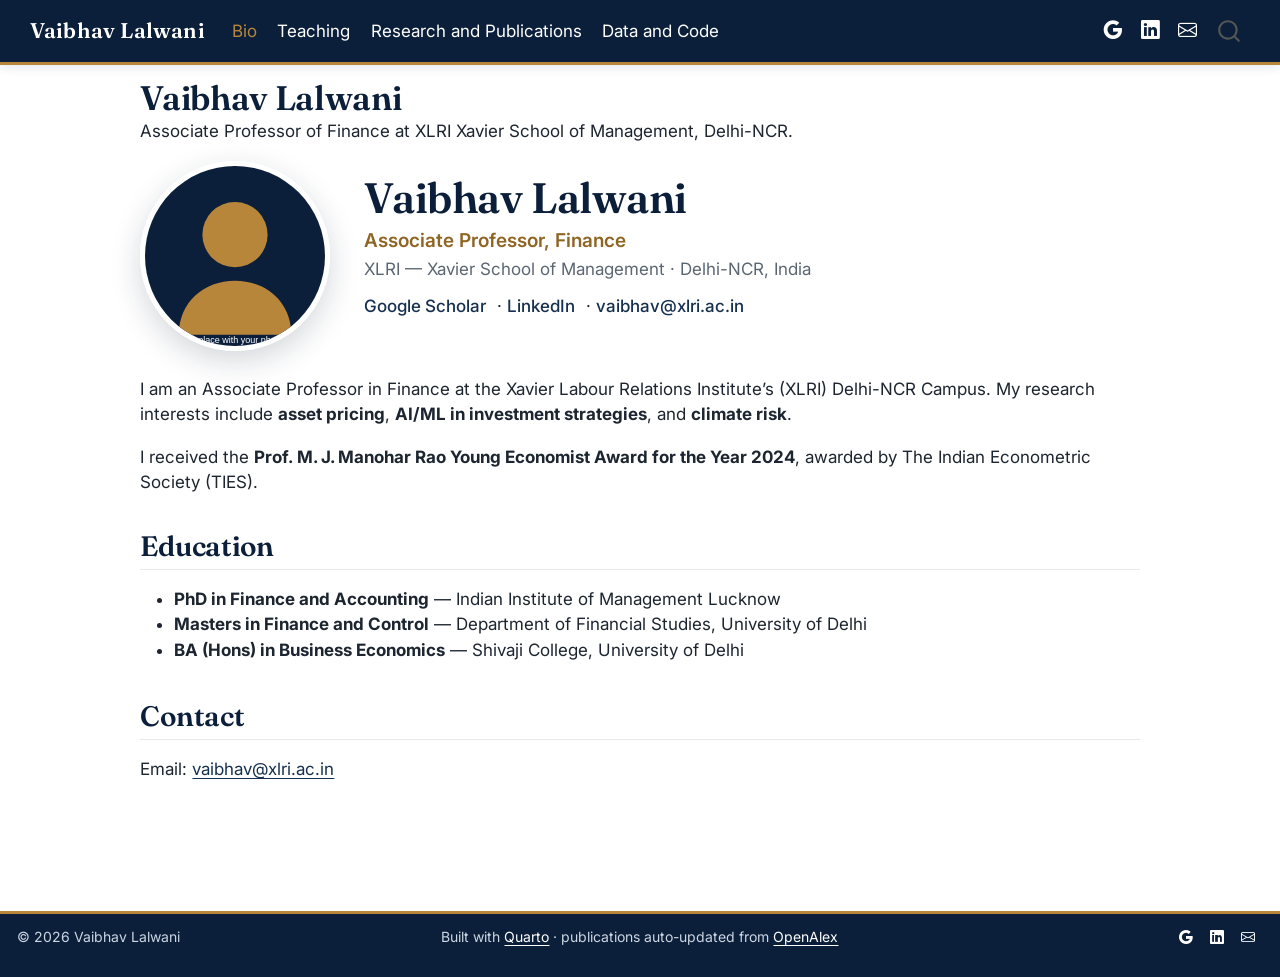
<file: index.html>
<!DOCTYPE html>
<html xmlns="http://www.w3.org/1999/xhtml" lang="en" xml:lang="en"><head>

<meta charset="utf-8">
<meta name="generator" content="quarto-1.10.19">

<meta name="viewport" content="width=device-width, initial-scale=1.0, user-scalable=yes">

<meta name="description" content="Associate Professor of Finance at XLRI Xavier School of Management, Delhi-NCR.">

<title>Vaibhav Lalwani</title>
<style>
/* Default styles provided by pandoc.
** See https://pandoc.org/MANUAL.html#variables-for-html for config info.
*/
span.smallcaps{font-variant: small-caps;}
div.columns{display: flex; gap: 1.5em;}
div.column{flex: auto;}
@media screen {
div.columns{gap: min(4vw, 1.5em);}
div.column{overflow-x: auto;}
}
div.hanging-indent{margin-left: 1.5em; text-indent: -1.5em;}
ul.task-list{list-style: none;}
ul.task-list li input[type="checkbox"] {
  width: 0.8em;
  margin: 0 0.8em 0.2em -1em; /* quarto-specific, see https://github.com/quarto-dev/quarto-cli/issues/4556 */ 
  vertical-align: middle;
}
</style>


<script src="site_libs/quarto-nav/quarto-nav.js"></script>
<script src="site_libs/clipboard/clipboard.min.js"></script>
<script src="site_libs/quarto-search/autocomplete.umd.js"></script>
<script src="site_libs/quarto-search/fuse.min.js"></script>
<script src="site_libs/quarto-search/quarto-search.js"></script>
<meta name="quarto:offset" content="./">
<link href="./assets/profile.svg" rel="icon" type="image/svg+xml">
<script src="site_libs/quarto-html/quarto.js" type="module"></script>
<script src="site_libs/quarto-html/tabsets/tabsets.js" type="module"></script>
<script src="site_libs/quarto-html/popper.min.js"></script>
<script src="site_libs/quarto-html/tippy.umd.min.js"></script>
<link href="site_libs/quarto-html/tippy.css" rel="stylesheet">
<link href="site_libs/quarto-html/quarto-syntax-highlighting-bf27225e3a48a9273f3daa8f8e829971.css" rel="stylesheet" id="quarto-text-highlighting-styles">
<script src="site_libs/bootstrap/bootstrap.min.js"></script>
<link href="site_libs/bootstrap/bootstrap-icons.css" rel="stylesheet">
<link href="site_libs/bootstrap/bootstrap-6c42cb840db322977751c18a9ea9df98.min.css" rel="stylesheet" append-hash="true" id="quarto-bootstrap" data-mode="light">
<script id="quarto-search-options" type="application/json">{
  "location": "navbar",
  "copy-button": false,
  "collapse-after": 3,
  "panel-placement": "end",
  "type": "overlay",
  "limit": 50,
  "keyboard-shortcut": [
    "f",
    "/",
    "s"
  ],
  "show-item-context": false,
  "language": {
    "search-no-results-text": "No results",
    "search-matching-documents-text": "matching documents",
    "search-copy-link-title": "Copy link to search",
    "search-hide-matches-text": "Hide additional matches",
    "search-more-match-text": "more match in this document",
    "search-more-matches-text": "more matches in this document",
    "search-clear-button-title": "Clear",
    "search-text-placeholder": "",
    "search-detached-cancel-button-title": "Cancel",
    "search-submit-button-title": "Submit",
    "search-label": "Search"
  }
}</script>
<link rel="preconnect" href="https://fonts.googleapis.com">
<link rel="preconnect" href="https://fonts.gstatic.com" crossorigin="">
<link href="https://fonts.googleapis.com/css2?family=Fraunces:opsz,wght@9..144,400;9..144,600;9..144,700&amp;family=Inter:wght@400;500;600;700&amp;display=swap" rel="stylesheet">
<meta name="author" content="Vaibhav Lalwani">


<link rel="stylesheet" href="styles.css">
</head>

<body class="nav-fixed quarto-light">

<div id="quarto-search-results"></div>
  <header id="quarto-header" class="headroom fixed-top">
    <nav class="navbar navbar-expand-lg " data-bs-theme="dark">
      <div class="navbar-container container-fluid">
      <div class="navbar-brand-container mx-auto">
    <a class="navbar-brand" href="./index.html">
    <span class="navbar-title">Vaibhav Lalwani</span>
    </a>
  </div>
            <div id="quarto-search" class="" title="Search"></div>
          <button class="navbar-toggler" type="button" data-bs-toggle="collapse" data-bs-target="#navbarCollapse" aria-controls="navbarCollapse" role="menu" aria-expanded="false" aria-label="Toggle navigation" onclick="if (window.quartoToggleHeadroom) { window.quartoToggleHeadroom(); }">
  <span class="navbar-toggler-icon"></span>
</button>
          <div class="collapse navbar-collapse" id="navbarCollapse">
            <ul class="navbar-nav navbar-nav-scroll me-auto">
  <li class="nav-item">
    <a class="nav-link active" href="./index.html" aria-current="page"> 
<span class="menu-text">Bio</span></a>
  </li>  
  <li class="nav-item">
    <a class="nav-link" href="./teaching.html"> 
<span class="menu-text">Teaching</span></a>
  </li>  
  <li class="nav-item">
    <a class="nav-link" href="./research.html"> 
<span class="menu-text">Research and Publications</span></a>
  </li>  
  <li class="nav-item">
    <a class="nav-link" href="./data-code.html"> 
<span class="menu-text">Data and Code</span></a>
  </li>  
</ul>
            <ul class="navbar-nav navbar-nav-scroll ms-auto">
  <li class="nav-item compact">
    <a class="nav-link" href="https://scholar.google.com/citations?user=yjKy31sAAAAJ&amp;hl=en"> <i class="bi bi-google" role="img" aria-label="Google Scholar">
</i> 
<span class="menu-text"></span></a>
  </li>  
  <li class="nav-item compact">
    <a class="nav-link" href="https://in.linkedin.com/in/vaibhav-lalwani-34b21153"> <i class="bi bi-linkedin" role="img" aria-label="LinkedIn">
</i> 
<span class="menu-text"></span></a>
  </li>  
  <li class="nav-item compact">
    <a class="nav-link" href="mailto:vaibhav@xlri.ac.in"> <i class="bi bi-envelope" role="img" aria-label="Email">
</i> 
<span class="menu-text"></span></a>
  </li>  
</ul>
          </div> <!-- /navcollapse -->
            <div class="quarto-navbar-tools">
</div>
      </div> <!-- /container-fluid -->
    </nav>
</header>
<!-- content -->
<div id="quarto-content" class="quarto-container page-columns page-rows-contents page-layout-full page-navbar">
<!-- sidebar -->
<!-- margin-sidebar -->
    
<!-- main -->
<main class="content column-page" id="quarto-document-content">

<header id="title-block-header" class="quarto-title-block default">
<div class="quarto-title">
<h1 class="title">Vaibhav Lalwani</h1>
</div>

<div>
  <div class="description">
    Associate Professor of Finance at XLRI Xavier School of Management, Delhi-NCR.
  </div>
</div>


<div class="quarto-title-meta column-page">

    
  
    
  </div>
  


</header>


<div class="hero">
<img class="hero-photo" src="assets/profile.svg" alt="Portrait of Vaibhav Lalwani">
<section id="vaibhav-lalwani" class="level1 unnumbered hero-text">
<h1 class="unnumbered">Vaibhav Lalwani</h1>
<p class="hero-role">
Associate Professor, Finance
</p>
<p class="hero-aff">
XLRI — Xavier School of Management · Delhi-NCR, India
</p>
<p class="hero-links">
<a href="https://scholar.google.com/citations?user=yjKy31sAAAAJ&amp;hl=en">Google Scholar</a> · <a href="https://in.linkedin.com/in/vaibhav-lalwani-34b21153">LinkedIn</a> · <a href="mailto:vaibhav@xlri.ac.in">vaibhav@xlri.ac.in</a>
</p>
</section>
</div>
<p>I am an Associate Professor in Finance at the Xavier Labour Relations Institute’s (XLRI) Delhi-NCR Campus. My research interests include <strong>asset pricing</strong>, <strong>AI/ML in investment strategies</strong>, and <strong>climate risk</strong>.</p>
<p>I received the <strong>Prof.&nbsp;M. J. Manohar Rao Young Economist Award for the Year 2024</strong>, awarded by The Indian Econometric Society (TIES).</p>
<section id="education" class="level2">
<h2 data-anchor-id="education">Education</h2>
<ul>
<li><strong>PhD in Finance and Accounting</strong> — Indian Institute of Management Lucknow</li>
<li><strong>Masters in Finance and Control</strong> — Department of Financial Studies, University of Delhi</li>
<li><strong>BA (Hons) in Business Economics</strong> — Shivaji College, University of Delhi</li>
</ul>
</section>
<section id="contact" class="level2">
<h2 data-anchor-id="contact">Contact</h2>
<p>Email: <a href="mailto:vaibhav@xlri.ac.in">vaibhav@xlri.ac.in</a></p>


</section>

</main> <!-- /main -->
<script id="quarto-html-after-body" type="application/javascript">
  window.document.addEventListener("DOMContentLoaded", function (event) {
    const isCodeAnnotation = (el) => {
      for (const clz of el.classList) {
        if (clz.startsWith('code-annotation-')) {                     
          return true;
        }
      }
      return false;
    }
    const onCopySuccess = function(e) {
      // button target
      const button = e.trigger;
      // don't keep focus
      button.blur();
      // flash "checked"
      button.classList.add('code-copy-button-checked');
      var currentTitle = button.getAttribute("title");
      button.setAttribute("title", "Copied!");
      let tooltip;
      if (window.bootstrap) {
        button.setAttribute("data-bs-toggle", "tooltip");
        button.setAttribute("data-bs-placement", "left");
        button.setAttribute("data-bs-title", "Copied!");
        tooltip = new bootstrap.Tooltip(button, 
          { trigger: "manual", 
            customClass: "code-copy-button-tooltip",
            offset: [0, -8]});
        tooltip.show();    
      }
      setTimeout(function() {
        if (tooltip) {
          tooltip.hide();
          button.removeAttribute("data-bs-title");
          button.removeAttribute("data-bs-toggle");
          button.removeAttribute("data-bs-placement");
        }
        button.setAttribute("title", currentTitle);
        button.classList.remove('code-copy-button-checked');
      }, 1000);
      // clear code selection
      e.clearSelection();
    }
    const getTextToCopy = function(trigger) {
      const outerScaffold = trigger.parentElement.cloneNode(true);
      const codeEl = outerScaffold.querySelector('code');
      for (const childEl of codeEl.children) {
        if (isCodeAnnotation(childEl)) {
          childEl.remove();
        }
      }
      return codeEl.innerText;
    }
    const clipboard = new window.ClipboardJS('.code-copy-button:not([data-in-quarto-modal])', {
      text: getTextToCopy
    });
    clipboard.on('success', onCopySuccess);
    if (window.document.getElementById('quarto-embedded-source-code-modal')) {
      const clipboardModal = new window.ClipboardJS('.code-copy-button[data-in-quarto-modal]', {
        text: getTextToCopy,
        container: window.document.getElementById('quarto-embedded-source-code-modal')
      });
      clipboardModal.on('success', onCopySuccess);
    }
      var localhostRegex = new RegExp(/^(?:http|https):\/\/localhost\:?[0-9]*\//);
      var mailtoRegex = new RegExp(/^mailto:/);
        var filterRegex = new RegExp("https:\/\/www\.vaibhavfin\.com");
      var isInternal = (href) => {
          return filterRegex.test(href) || localhostRegex.test(href) || mailtoRegex.test(href);
      }
      // Inspect non-navigation links and adorn them if external
     var links = window.document.querySelectorAll('a[href]:not(.nav-link):not(.navbar-brand):not(.toc-action):not(.sidebar-link):not(.sidebar-item-toggle):not(.pagination-link):not(.no-external):not([aria-hidden]):not(.dropdown-item):not(.quarto-navigation-tool):not(.about-link)');
      for (var i=0; i<links.length; i++) {
        const link = links[i];
        if (!isInternal(link.href)) {
          // undo the damage that might have been done by quarto-nav.js in the case of
          // links that we want to consider external
          if (link.dataset.originalHref !== undefined) {
            link.href = link.dataset.originalHref;
          }
            // target, if specified
            link.setAttribute("target", "_blank");
            if (link.getAttribute("rel") === null) {
              link.setAttribute("rel", "noopener");
            }
        }
      }
    function tippyHover(el, contentFn, onTriggerFn, onUntriggerFn) {
      const config = {
        allowHTML: true,
        maxWidth: 500,
        delay: 100,
        arrow: false,
        appendTo: function(el) {
            return el.parentElement;
        },
        interactive: true,
        interactiveBorder: 10,
        theme: 'quarto',
        placement: 'bottom-start',
      };
      if (contentFn) {
        config.content = contentFn;
      }
      if (onTriggerFn) {
        config.onTrigger = onTriggerFn;
      }
      if (onUntriggerFn) {
        config.onUntrigger = onUntriggerFn;
      }
      window.tippy(el, config); 
    }
    const noterefs = window.document.querySelectorAll('a[role="doc-noteref"]');
    for (var i=0; i<noterefs.length; i++) {
      const ref = noterefs[i];
      tippyHover(ref, function() {
        // use id or data attribute instead here
        let href = ref.getAttribute('data-footnote-href') || ref.getAttribute('href');
        try { href = new URL(href).hash; } catch {}
        const id = href.replace(/^#\/?/, "");
        const note = window.document.getElementById(id);
        if (note) {
          return note.innerHTML;
        } else {
          return "";
        }
      });
    }
    const xrefs = window.document.querySelectorAll('a.quarto-xref');
    const processXRef = (id, note) => {
      // Strip column container classes
      const stripColumnClz = (el) => {
        el.classList.remove("page-full", "page-columns");
        if (el.children) {
          for (const child of el.children) {
            stripColumnClz(child);
          }
        }
      }
      stripColumnClz(note)
      if (id === null || id.startsWith('sec-')) {
        // Special case sections, only their first couple elements
        const container = document.createElement("div");
        if (note.children && note.children.length > 2) {
          container.appendChild(note.children[0].cloneNode(true));
          for (let i = 1; i < note.children.length; i++) {
            const child = note.children[i];
            if (child.tagName === "P" && child.innerText === "") {
              continue;
            } else {
              container.appendChild(child.cloneNode(true));
              break;
            }
          }
          if (window.Quarto?.typesetMath) {
            window.Quarto.typesetMath(container);
          }
          return container.innerHTML
        } else {
          if (window.Quarto?.typesetMath) {
            window.Quarto.typesetMath(note);
          }
          return note.innerHTML;
        }
      } else {
        // Remove any anchor links if they are present
        const anchorLink = note.querySelector('a.anchorjs-link');
        if (anchorLink) {
          anchorLink.remove();
        }
        if (window.Quarto?.typesetMath) {
          window.Quarto.typesetMath(note);
        }
        if (note.classList.contains("callout")) {
          return note.outerHTML;
        } else {
          return note.innerHTML;
        }
      }
    }
    for (var i=0; i<xrefs.length; i++) {
      const xref = xrefs[i];
      tippyHover(xref, undefined, function(instance) {
        instance.disable();
        let url = xref.getAttribute('href');
        let hash = undefined; 
        if (url.startsWith('#')) {
          hash = url;
        } else {
          try { hash = new URL(url).hash; } catch {}
        }
        if (hash) {
          const id = hash.replace(/^#\/?/, "");
          const note = window.document.getElementById(id);
          if (note !== null) {
            try {
              const html = processXRef(id, note.cloneNode(true));
              instance.setContent(html);
            } finally {
              instance.enable();
              instance.show();
            }
          } else {
            // See if we can fetch this
            fetch(url.split('#')[0])
            .then(res => res.text())
            .then(html => {
              const parser = new DOMParser();
              const htmlDoc = parser.parseFromString(html, "text/html");
              const note = htmlDoc.getElementById(id);
              if (note !== null) {
                const html = processXRef(id, note);
                instance.setContent(html);
              } 
            }).finally(() => {
              instance.enable();
              instance.show();
            });
          }
        } else {
          // See if we can fetch a full url (with no hash to target)
          // This is a special case and we should probably do some content thinning / targeting
          fetch(url)
          .then(res => res.text())
          .then(html => {
            const parser = new DOMParser();
            const htmlDoc = parser.parseFromString(html, "text/html");
            const note = htmlDoc.querySelector('main.content');
            if (note !== null) {
              // This should only happen for chapter cross references
              // (since there is no id in the URL)
              // remove the first header
              if (note.children.length > 0 && note.children[0].tagName === "HEADER") {
                note.children[0].remove();
              }
              const html = processXRef(null, note);
              instance.setContent(html);
            } 
          }).finally(() => {
            instance.enable();
            instance.show();
          });
        }
      }, function(instance) {
      });
    }
        let selectedAnnoteEl;
        const selectorForAnnotation = ( cell, annotation) => {
          let cellAttr = 'data-code-cell="' + cell + '"';
          let lineAttr = 'data-code-annotation="' +  annotation + '"';
          const selector = 'span[' + cellAttr + '][' + lineAttr + ']';
          return selector;
        }
        const selectCodeLines = (annoteEl) => {
          const doc = window.document;
          const targetCell = annoteEl.getAttribute("data-target-cell");
          const targetAnnotation = annoteEl.getAttribute("data-target-annotation");
          const annoteSpan = window.document.querySelector(selectorForAnnotation(targetCell, targetAnnotation));
          const lines = annoteSpan.getAttribute("data-code-lines").split(",");
          const lineIds = lines.map((line) => {
            return targetCell + "-" + line;
          })
          let top = null;
          let height = null;
          let parent = null;
          if (lineIds.length > 0) {
              //compute the position of the single el (top and bottom and make a div)
              const el = window.document.getElementById(lineIds[0]);
              top = el.offsetTop;
              height = el.offsetHeight;
              parent = el.parentElement.parentElement;
            if (lineIds.length > 1) {
              const lastEl = window.document.getElementById(lineIds[lineIds.length - 1]);
              const bottom = lastEl.offsetTop + lastEl.offsetHeight;
              height = bottom - top;
            }
            if (top !== null && height !== null && parent !== null) {
              // cook up a div (if necessary) and position it 
              let div = window.document.getElementById("code-annotation-line-highlight");
              if (div === null) {
                div = window.document.createElement("div");
                div.setAttribute("id", "code-annotation-line-highlight");
                div.style.position = 'absolute';
                parent.appendChild(div);
              }
              div.style.top = top - 2 + "px";
              div.style.height = height + 4 + "px";
              div.style.left = 0;
              let gutterDiv = window.document.getElementById("code-annotation-line-highlight-gutter");
              if (gutterDiv === null) {
                gutterDiv = window.document.createElement("div");
                gutterDiv.setAttribute("id", "code-annotation-line-highlight-gutter");
                gutterDiv.style.position = 'absolute';
                const codeCell = window.document.getElementById(targetCell);
                const gutter = codeCell.querySelector('.code-annotation-gutter');
                gutter.appendChild(gutterDiv);
              }
              gutterDiv.style.top = top - 2 + "px";
              gutterDiv.style.height = height + 4 + "px";
            }
            selectedAnnoteEl = annoteEl;
          }
        };
        const unselectCodeLines = () => {
          const elementsIds = ["code-annotation-line-highlight", "code-annotation-line-highlight-gutter"];
          elementsIds.forEach((elId) => {
            const div = window.document.getElementById(elId);
            if (div) {
              div.remove();
            }
          });
          selectedAnnoteEl = undefined;
        };
          // Handle positioning of the toggle
      window.addEventListener(
        "resize",
        throttle(() => {
          elRect = undefined;
          if (selectedAnnoteEl) {
            selectCodeLines(selectedAnnoteEl);
          }
        }, 10)
      );
      function throttle(fn, ms) {
      let throttle = false;
      let timer;
        return (...args) => {
          if(!throttle) { // first call gets through
              fn.apply(this, args);
              throttle = true;
          } else { // all the others get throttled
              if(timer) clearTimeout(timer); // cancel #2
              timer = setTimeout(() => {
                fn.apply(this, args);
                timer = throttle = false;
              }, ms);
          }
        };
      }
        // Attach click handler to the DT
        const annoteDls = window.document.querySelectorAll('dt[data-target-cell]');
        for (const annoteDlNode of annoteDls) {
          annoteDlNode.addEventListener('click', (event) => {
            const clickedEl = event.target;
            if (clickedEl !== selectedAnnoteEl) {
              unselectCodeLines();
              const activeEl = window.document.querySelector('dt[data-target-cell].code-annotation-active');
              if (activeEl) {
                activeEl.classList.remove('code-annotation-active');
              }
              selectCodeLines(clickedEl);
              clickedEl.classList.add('code-annotation-active');
            } else {
              // Unselect the line
              unselectCodeLines();
              clickedEl.classList.remove('code-annotation-active');
            }
          });
        }
    const findCites = (el) => {
      const parentEl = el.parentElement;
      if (parentEl) {
        const cites = parentEl.dataset.cites;
        if (cites) {
          return {
            el,
            cites: cites.split(' ')
          };
        } else {
          return findCites(el.parentElement)
        }
      } else {
        return undefined;
      }
    };
    var bibliorefs = window.document.querySelectorAll('a[role="doc-biblioref"]');
    for (var i=0; i<bibliorefs.length; i++) {
      const ref = bibliorefs[i];
      const citeInfo = findCites(ref);
      if (citeInfo) {
        tippyHover(citeInfo.el, function() {
          var popup = window.document.createElement('div');
          citeInfo.cites.forEach(function(cite) {
            var citeDiv = window.document.createElement('div');
            citeDiv.classList.add('hanging-indent');
            citeDiv.classList.add('csl-entry');
            var biblioDiv = window.document.getElementById('ref-' + cite);
            if (biblioDiv) {
              citeDiv.innerHTML = biblioDiv.innerHTML;
            }
            popup.appendChild(citeDiv);
          });
          return popup.innerHTML;
        });
      }
    }
  });
  </script>
</div> <!-- /content -->
<footer class="footer">
  <div class="nav-footer">
    <div class="nav-footer-left">
<p>© 2026 Vaibhav Lalwani</p>
</div>   
    <div class="nav-footer-center">
<p>Built with <a href="https://quarto.org">Quarto</a> · publications auto-updated from <a href="https://openalex.org">OpenAlex</a></p>
</div>
    <div class="nav-footer-right">
      <ul class="footer-items list-unstyled">
    <li class="nav-item compact">
    <a class="nav-link" href="https://scholar.google.com/citations?user=yjKy31sAAAAJ&amp;hl=en">
      <i class="bi bi-google" role="img">
</i> 
    </a>
  </li>  
    <li class="nav-item compact">
    <a class="nav-link" href="https://in.linkedin.com/in/vaibhav-lalwani-34b21153">
      <i class="bi bi-linkedin" role="img">
</i> 
    </a>
  </li>  
    <li class="nav-item compact">
    <a class="nav-link" href="mailto:vaibhav@xlri.ac.in">
      <i class="bi bi-envelope" role="img">
</i> 
    </a>
  </li>  
</ul>
    </div>
  </div>
</footer>




</body></html>
</file>
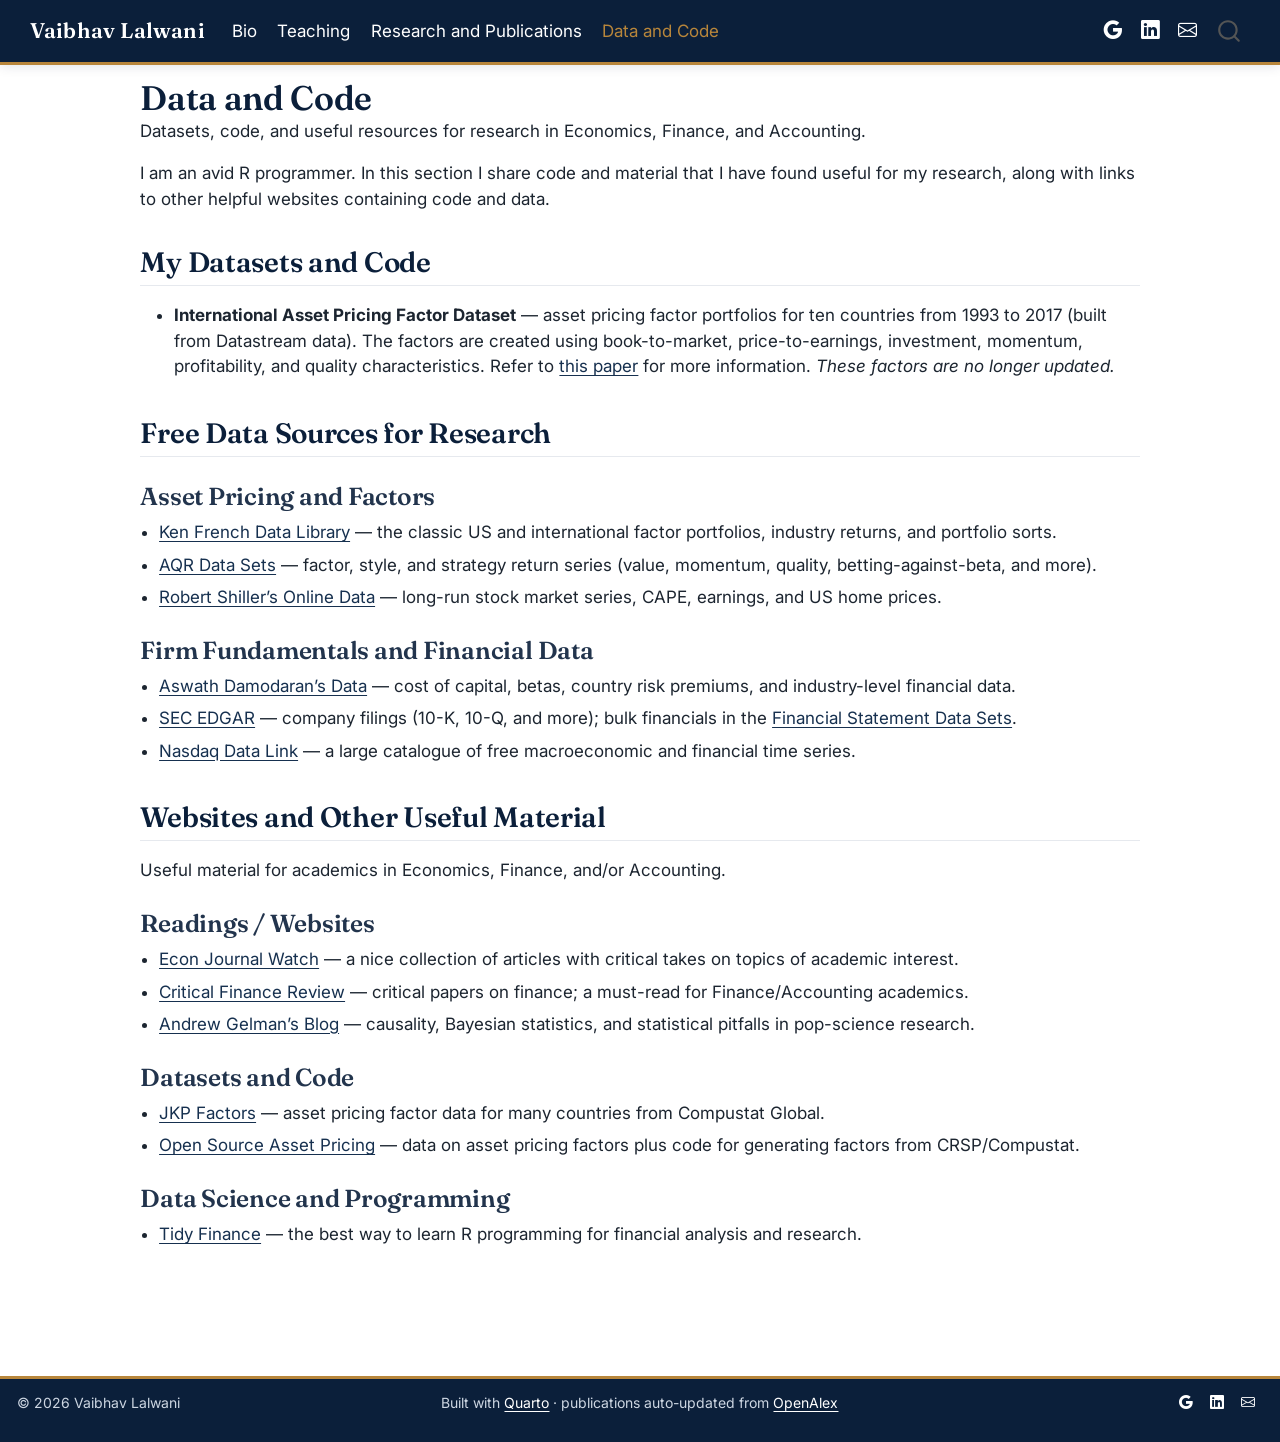
<file: data-code.html>
<!DOCTYPE html>
<html xmlns="http://www.w3.org/1999/xhtml" lang="en" xml:lang="en"><head>

<meta charset="utf-8">
<meta name="generator" content="quarto-1.10.19">

<meta name="viewport" content="width=device-width, initial-scale=1.0, user-scalable=yes">

<meta name="description" content="Datasets, code, and useful resources for research in Economics, Finance, and Accounting.">

<title>Data and Code – Vaibhav Lalwani</title>
<style>
/* Default styles provided by pandoc.
** See https://pandoc.org/MANUAL.html#variables-for-html for config info.
*/
span.smallcaps{font-variant: small-caps;}
div.columns{display: flex; gap: 1.5em;}
div.column{flex: auto;}
@media screen {
div.columns{gap: min(4vw, 1.5em);}
div.column{overflow-x: auto;}
}
div.hanging-indent{margin-left: 1.5em; text-indent: -1.5em;}
ul.task-list{list-style: none;}
ul.task-list li input[type="checkbox"] {
  width: 0.8em;
  margin: 0 0.8em 0.2em -1em; /* quarto-specific, see https://github.com/quarto-dev/quarto-cli/issues/4556 */ 
  vertical-align: middle;
}
</style>


<script src="site_libs/quarto-nav/quarto-nav.js"></script>
<script src="site_libs/clipboard/clipboard.min.js"></script>
<script src="site_libs/quarto-search/autocomplete.umd.js"></script>
<script src="site_libs/quarto-search/fuse.min.js"></script>
<script src="site_libs/quarto-search/quarto-search.js"></script>
<meta name="quarto:offset" content="./">
<link href="./assets/profile.svg" rel="icon" type="image/svg+xml">
<script src="site_libs/quarto-html/quarto.js" type="module"></script>
<script src="site_libs/quarto-html/tabsets/tabsets.js" type="module"></script>
<script src="site_libs/quarto-html/popper.min.js"></script>
<script src="site_libs/quarto-html/tippy.umd.min.js"></script>
<link href="site_libs/quarto-html/tippy.css" rel="stylesheet">
<link href="site_libs/quarto-html/quarto-syntax-highlighting-bf27225e3a48a9273f3daa8f8e829971.css" rel="stylesheet" id="quarto-text-highlighting-styles">
<script src="site_libs/bootstrap/bootstrap.min.js"></script>
<link href="site_libs/bootstrap/bootstrap-icons.css" rel="stylesheet">
<link href="site_libs/bootstrap/bootstrap-6c42cb840db322977751c18a9ea9df98.min.css" rel="stylesheet" append-hash="true" id="quarto-bootstrap" data-mode="light">
<script id="quarto-search-options" type="application/json">{
  "location": "navbar",
  "copy-button": false,
  "collapse-after": 3,
  "panel-placement": "end",
  "type": "overlay",
  "limit": 50,
  "keyboard-shortcut": [
    "f",
    "/",
    "s"
  ],
  "show-item-context": false,
  "language": {
    "search-no-results-text": "No results",
    "search-matching-documents-text": "matching documents",
    "search-copy-link-title": "Copy link to search",
    "search-hide-matches-text": "Hide additional matches",
    "search-more-match-text": "more match in this document",
    "search-more-matches-text": "more matches in this document",
    "search-clear-button-title": "Clear",
    "search-text-placeholder": "",
    "search-detached-cancel-button-title": "Cancel",
    "search-submit-button-title": "Submit",
    "search-label": "Search"
  }
}</script>
<link rel="preconnect" href="https://fonts.googleapis.com">
<link rel="preconnect" href="https://fonts.gstatic.com" crossorigin="">
<link href="https://fonts.googleapis.com/css2?family=Fraunces:opsz,wght@9..144,400;9..144,600;9..144,700&amp;family=Inter:wght@400;500;600;700&amp;display=swap" rel="stylesheet">
<meta name="author" content="Vaibhav Lalwani">


<link rel="stylesheet" href="styles.css">
</head>

<body class="nav-fixed quarto-light">

<div id="quarto-search-results"></div>
  <header id="quarto-header" class="headroom fixed-top">
    <nav class="navbar navbar-expand-lg " data-bs-theme="dark">
      <div class="navbar-container container-fluid">
      <div class="navbar-brand-container mx-auto">
    <a class="navbar-brand" href="./index.html">
    <span class="navbar-title">Vaibhav Lalwani</span>
    </a>
  </div>
            <div id="quarto-search" class="" title="Search"></div>
          <button class="navbar-toggler" type="button" data-bs-toggle="collapse" data-bs-target="#navbarCollapse" aria-controls="navbarCollapse" role="menu" aria-expanded="false" aria-label="Toggle navigation" onclick="if (window.quartoToggleHeadroom) { window.quartoToggleHeadroom(); }">
  <span class="navbar-toggler-icon"></span>
</button>
          <div class="collapse navbar-collapse" id="navbarCollapse">
            <ul class="navbar-nav navbar-nav-scroll me-auto">
  <li class="nav-item">
    <a class="nav-link" href="./index.html"> 
<span class="menu-text">Bio</span></a>
  </li>  
  <li class="nav-item">
    <a class="nav-link" href="./teaching.html"> 
<span class="menu-text">Teaching</span></a>
  </li>  
  <li class="nav-item">
    <a class="nav-link" href="./research.html"> 
<span class="menu-text">Research and Publications</span></a>
  </li>  
  <li class="nav-item">
    <a class="nav-link active" href="./data-code.html" aria-current="page"> 
<span class="menu-text">Data and Code</span></a>
  </li>  
</ul>
            <ul class="navbar-nav navbar-nav-scroll ms-auto">
  <li class="nav-item compact">
    <a class="nav-link" href="https://scholar.google.com/citations?user=yjKy31sAAAAJ&amp;hl=en"> <i class="bi bi-google" role="img" aria-label="Google Scholar">
</i> 
<span class="menu-text"></span></a>
  </li>  
  <li class="nav-item compact">
    <a class="nav-link" href="https://in.linkedin.com/in/vaibhav-lalwani-34b21153"> <i class="bi bi-linkedin" role="img" aria-label="LinkedIn">
</i> 
<span class="menu-text"></span></a>
  </li>  
  <li class="nav-item compact">
    <a class="nav-link" href="mailto:vaibhav@xlri.ac.in"> <i class="bi bi-envelope" role="img" aria-label="Email">
</i> 
<span class="menu-text"></span></a>
  </li>  
</ul>
          </div> <!-- /navcollapse -->
            <div class="quarto-navbar-tools">
</div>
      </div> <!-- /container-fluid -->
    </nav>
</header>
<!-- content -->
<div id="quarto-content" class="quarto-container page-columns page-rows-contents page-layout-full page-navbar">
<!-- sidebar -->
<!-- margin-sidebar -->
    
<!-- main -->
<main class="content column-page" id="quarto-document-content">

<header id="title-block-header" class="quarto-title-block default">
<div class="quarto-title">
<h1 class="title">Data and Code</h1>
</div>

<div>
  <div class="description">
    Datasets, code, and useful resources for research in Economics, Finance, and Accounting.
  </div>
</div>


<div class="quarto-title-meta column-page">

    
  
    
  </div>
  


</header>


<p>I am an avid R programmer. In this section I share code and material that I have found useful for my research, along with links to other helpful websites containing code and data.</p>
<section id="my-datasets-and-code" class="level2">
<h2 data-anchor-id="my-datasets-and-code">My Datasets and Code</h2>
<ul>
<li><strong>International Asset Pricing Factor Dataset</strong> — asset pricing factor portfolios for ten countries from 1993 to 2017 (built from Datastream data). The factors are created using book-to-market, price-to-earnings, investment, momentum, profitability, and quality characteristics. Refer to <a href="https://www.sciencedirect.com/science/article/pii/S016517651830168X">this paper</a> for more information. <em>These factors are no longer updated.</em></li>
</ul>
</section>
<section id="free-data-sources-for-research" class="level2">
<h2 data-anchor-id="free-data-sources-for-research">Free Data Sources for Research</h2>
<section id="asset-pricing-and-factors" class="level3">
<h3 data-anchor-id="asset-pricing-and-factors">Asset Pricing and Factors</h3>
<ul class="resource-list">
<li>
<a href="https://mba.tuck.dartmouth.edu/pages/faculty/ken.french/data_library.html">Ken French Data Library</a> — the classic US and international factor portfolios, industry returns, and portfolio sorts.
</li>
<li>
<a href="https://www.aqr.com/Insights/Datasets">AQR Data Sets</a> — factor, style, and strategy return series (value, momentum, quality, betting-against-beta, and more).
</li>
<li>
<a href="http://www.econ.yale.edu/~shiller/data.htm">Robert Shiller’s Online Data</a> — long-run stock market series, CAPE, earnings, and US home prices.
</li>
</ul>
</section>
<section id="firm-fundamentals-and-financial-data" class="level3">
<h3 data-anchor-id="firm-fundamentals-and-financial-data">Firm Fundamentals and Financial Data</h3>
<ul class="resource-list">
<li>
<a href="https://pages.stern.nyu.edu/~adamodar/New_Home_Page/data.html">Aswath Damodaran’s Data</a> — cost of capital, betas, country risk premiums, and industry-level financial data.
</li>
<li>
<a href="https://www.sec.gov/edgar/searchedgar/companysearch">SEC EDGAR</a> — company filings (10-K, 10-Q, and more); bulk financials in the <a href="https://www.sec.gov/dera/data/financial-statement-data-sets">Financial Statement Data Sets</a>.
</li>
<li>
<a href="https://data.nasdaq.com/">Nasdaq Data Link</a> — a large catalogue of free macroeconomic and financial time series.
</li>
</ul>
</section>
</section>
<section id="websites-and-other-useful-material" class="level2">
<h2 data-anchor-id="websites-and-other-useful-material">Websites and Other Useful Material</h2>
<p>Useful material for academics in Economics, Finance, and/or Accounting.</p>
<section id="readings-websites" class="level3">
<h3 data-anchor-id="readings-websites">Readings / Websites</h3>
<ul class="resource-list">
<li>
<a href="https://econjwatch.org/">Econ Journal Watch</a> — a nice collection of articles with critical takes on topics of academic interest.
</li>
<li>
<a href="https://critical-finance-review.org/">Critical Finance Review</a> — critical papers on finance; a must-read for Finance/Accounting academics.
</li>
<li>
<a href="https://statmodeling.stat.columbia.edu/">Andrew Gelman’s Blog</a> — causality, Bayesian statistics, and statistical pitfalls in pop-science research.
</li>
</ul>
</section>
<section id="datasets-and-code" class="level3">
<h3 data-anchor-id="datasets-and-code">Datasets and Code</h3>
<ul class="resource-list">
<li>
<a href="https://jkpfactors.com/">JKP Factors</a> — asset pricing factor data for many countries from Compustat Global.
</li>
<li>
<a href="https://www.openassetpricing.com/">Open Source Asset Pricing</a> — data on asset pricing factors plus code for generating factors from CRSP/Compustat.
</li>
</ul>
</section>
<section id="data-science-and-programming" class="level3">
<h3 data-anchor-id="data-science-and-programming">Data Science and Programming</h3>
<ul class="resource-list">
<li>
<a href="https://www.tidy-finance.org/">Tidy Finance</a> — the best way to learn R programming for financial analysis and research.
</li>
</ul>


</section>
</section>

</main> <!-- /main -->
<script id="quarto-html-after-body" type="application/javascript">
  window.document.addEventListener("DOMContentLoaded", function (event) {
    const isCodeAnnotation = (el) => {
      for (const clz of el.classList) {
        if (clz.startsWith('code-annotation-')) {                     
          return true;
        }
      }
      return false;
    }
    const onCopySuccess = function(e) {
      // button target
      const button = e.trigger;
      // don't keep focus
      button.blur();
      // flash "checked"
      button.classList.add('code-copy-button-checked');
      var currentTitle = button.getAttribute("title");
      button.setAttribute("title", "Copied!");
      let tooltip;
      if (window.bootstrap) {
        button.setAttribute("data-bs-toggle", "tooltip");
        button.setAttribute("data-bs-placement", "left");
        button.setAttribute("data-bs-title", "Copied!");
        tooltip = new bootstrap.Tooltip(button, 
          { trigger: "manual", 
            customClass: "code-copy-button-tooltip",
            offset: [0, -8]});
        tooltip.show();    
      }
      setTimeout(function() {
        if (tooltip) {
          tooltip.hide();
          button.removeAttribute("data-bs-title");
          button.removeAttribute("data-bs-toggle");
          button.removeAttribute("data-bs-placement");
        }
        button.setAttribute("title", currentTitle);
        button.classList.remove('code-copy-button-checked');
      }, 1000);
      // clear code selection
      e.clearSelection();
    }
    const getTextToCopy = function(trigger) {
      const outerScaffold = trigger.parentElement.cloneNode(true);
      const codeEl = outerScaffold.querySelector('code');
      for (const childEl of codeEl.children) {
        if (isCodeAnnotation(childEl)) {
          childEl.remove();
        }
      }
      return codeEl.innerText;
    }
    const clipboard = new window.ClipboardJS('.code-copy-button:not([data-in-quarto-modal])', {
      text: getTextToCopy
    });
    clipboard.on('success', onCopySuccess);
    if (window.document.getElementById('quarto-embedded-source-code-modal')) {
      const clipboardModal = new window.ClipboardJS('.code-copy-button[data-in-quarto-modal]', {
        text: getTextToCopy,
        container: window.document.getElementById('quarto-embedded-source-code-modal')
      });
      clipboardModal.on('success', onCopySuccess);
    }
      var localhostRegex = new RegExp(/^(?:http|https):\/\/localhost\:?[0-9]*\//);
      var mailtoRegex = new RegExp(/^mailto:/);
        var filterRegex = new RegExp("https:\/\/www\.vaibhavfin\.com");
      var isInternal = (href) => {
          return filterRegex.test(href) || localhostRegex.test(href) || mailtoRegex.test(href);
      }
      // Inspect non-navigation links and adorn them if external
     var links = window.document.querySelectorAll('a[href]:not(.nav-link):not(.navbar-brand):not(.toc-action):not(.sidebar-link):not(.sidebar-item-toggle):not(.pagination-link):not(.no-external):not([aria-hidden]):not(.dropdown-item):not(.quarto-navigation-tool):not(.about-link)');
      for (var i=0; i<links.length; i++) {
        const link = links[i];
        if (!isInternal(link.href)) {
          // undo the damage that might have been done by quarto-nav.js in the case of
          // links that we want to consider external
          if (link.dataset.originalHref !== undefined) {
            link.href = link.dataset.originalHref;
          }
            // target, if specified
            link.setAttribute("target", "_blank");
            if (link.getAttribute("rel") === null) {
              link.setAttribute("rel", "noopener");
            }
        }
      }
    function tippyHover(el, contentFn, onTriggerFn, onUntriggerFn) {
      const config = {
        allowHTML: true,
        maxWidth: 500,
        delay: 100,
        arrow: false,
        appendTo: function(el) {
            return el.parentElement;
        },
        interactive: true,
        interactiveBorder: 10,
        theme: 'quarto',
        placement: 'bottom-start',
      };
      if (contentFn) {
        config.content = contentFn;
      }
      if (onTriggerFn) {
        config.onTrigger = onTriggerFn;
      }
      if (onUntriggerFn) {
        config.onUntrigger = onUntriggerFn;
      }
      window.tippy(el, config); 
    }
    const noterefs = window.document.querySelectorAll('a[role="doc-noteref"]');
    for (var i=0; i<noterefs.length; i++) {
      const ref = noterefs[i];
      tippyHover(ref, function() {
        // use id or data attribute instead here
        let href = ref.getAttribute('data-footnote-href') || ref.getAttribute('href');
        try { href = new URL(href).hash; } catch {}
        const id = href.replace(/^#\/?/, "");
        const note = window.document.getElementById(id);
        if (note) {
          return note.innerHTML;
        } else {
          return "";
        }
      });
    }
    const xrefs = window.document.querySelectorAll('a.quarto-xref');
    const processXRef = (id, note) => {
      // Strip column container classes
      const stripColumnClz = (el) => {
        el.classList.remove("page-full", "page-columns");
        if (el.children) {
          for (const child of el.children) {
            stripColumnClz(child);
          }
        }
      }
      stripColumnClz(note)
      if (id === null || id.startsWith('sec-')) {
        // Special case sections, only their first couple elements
        const container = document.createElement("div");
        if (note.children && note.children.length > 2) {
          container.appendChild(note.children[0].cloneNode(true));
          for (let i = 1; i < note.children.length; i++) {
            const child = note.children[i];
            if (child.tagName === "P" && child.innerText === "") {
              continue;
            } else {
              container.appendChild(child.cloneNode(true));
              break;
            }
          }
          if (window.Quarto?.typesetMath) {
            window.Quarto.typesetMath(container);
          }
          return container.innerHTML
        } else {
          if (window.Quarto?.typesetMath) {
            window.Quarto.typesetMath(note);
          }
          return note.innerHTML;
        }
      } else {
        // Remove any anchor links if they are present
        const anchorLink = note.querySelector('a.anchorjs-link');
        if (anchorLink) {
          anchorLink.remove();
        }
        if (window.Quarto?.typesetMath) {
          window.Quarto.typesetMath(note);
        }
        if (note.classList.contains("callout")) {
          return note.outerHTML;
        } else {
          return note.innerHTML;
        }
      }
    }
    for (var i=0; i<xrefs.length; i++) {
      const xref = xrefs[i];
      tippyHover(xref, undefined, function(instance) {
        instance.disable();
        let url = xref.getAttribute('href');
        let hash = undefined; 
        if (url.startsWith('#')) {
          hash = url;
        } else {
          try { hash = new URL(url).hash; } catch {}
        }
        if (hash) {
          const id = hash.replace(/^#\/?/, "");
          const note = window.document.getElementById(id);
          if (note !== null) {
            try {
              const html = processXRef(id, note.cloneNode(true));
              instance.setContent(html);
            } finally {
              instance.enable();
              instance.show();
            }
          } else {
            // See if we can fetch this
            fetch(url.split('#')[0])
            .then(res => res.text())
            .then(html => {
              const parser = new DOMParser();
              const htmlDoc = parser.parseFromString(html, "text/html");
              const note = htmlDoc.getElementById(id);
              if (note !== null) {
                const html = processXRef(id, note);
                instance.setContent(html);
              } 
            }).finally(() => {
              instance.enable();
              instance.show();
            });
          }
        } else {
          // See if we can fetch a full url (with no hash to target)
          // This is a special case and we should probably do some content thinning / targeting
          fetch(url)
          .then(res => res.text())
          .then(html => {
            const parser = new DOMParser();
            const htmlDoc = parser.parseFromString(html, "text/html");
            const note = htmlDoc.querySelector('main.content');
            if (note !== null) {
              // This should only happen for chapter cross references
              // (since there is no id in the URL)
              // remove the first header
              if (note.children.length > 0 && note.children[0].tagName === "HEADER") {
                note.children[0].remove();
              }
              const html = processXRef(null, note);
              instance.setContent(html);
            } 
          }).finally(() => {
            instance.enable();
            instance.show();
          });
        }
      }, function(instance) {
      });
    }
        let selectedAnnoteEl;
        const selectorForAnnotation = ( cell, annotation) => {
          let cellAttr = 'data-code-cell="' + cell + '"';
          let lineAttr = 'data-code-annotation="' +  annotation + '"';
          const selector = 'span[' + cellAttr + '][' + lineAttr + ']';
          return selector;
        }
        const selectCodeLines = (annoteEl) => {
          const doc = window.document;
          const targetCell = annoteEl.getAttribute("data-target-cell");
          const targetAnnotation = annoteEl.getAttribute("data-target-annotation");
          const annoteSpan = window.document.querySelector(selectorForAnnotation(targetCell, targetAnnotation));
          const lines = annoteSpan.getAttribute("data-code-lines").split(",");
          const lineIds = lines.map((line) => {
            return targetCell + "-" + line;
          })
          let top = null;
          let height = null;
          let parent = null;
          if (lineIds.length > 0) {
              //compute the position of the single el (top and bottom and make a div)
              const el = window.document.getElementById(lineIds[0]);
              top = el.offsetTop;
              height = el.offsetHeight;
              parent = el.parentElement.parentElement;
            if (lineIds.length > 1) {
              const lastEl = window.document.getElementById(lineIds[lineIds.length - 1]);
              const bottom = lastEl.offsetTop + lastEl.offsetHeight;
              height = bottom - top;
            }
            if (top !== null && height !== null && parent !== null) {
              // cook up a div (if necessary) and position it 
              let div = window.document.getElementById("code-annotation-line-highlight");
              if (div === null) {
                div = window.document.createElement("div");
                div.setAttribute("id", "code-annotation-line-highlight");
                div.style.position = 'absolute';
                parent.appendChild(div);
              }
              div.style.top = top - 2 + "px";
              div.style.height = height + 4 + "px";
              div.style.left = 0;
              let gutterDiv = window.document.getElementById("code-annotation-line-highlight-gutter");
              if (gutterDiv === null) {
                gutterDiv = window.document.createElement("div");
                gutterDiv.setAttribute("id", "code-annotation-line-highlight-gutter");
                gutterDiv.style.position = 'absolute';
                const codeCell = window.document.getElementById(targetCell);
                const gutter = codeCell.querySelector('.code-annotation-gutter');
                gutter.appendChild(gutterDiv);
              }
              gutterDiv.style.top = top - 2 + "px";
              gutterDiv.style.height = height + 4 + "px";
            }
            selectedAnnoteEl = annoteEl;
          }
        };
        const unselectCodeLines = () => {
          const elementsIds = ["code-annotation-line-highlight", "code-annotation-line-highlight-gutter"];
          elementsIds.forEach((elId) => {
            const div = window.document.getElementById(elId);
            if (div) {
              div.remove();
            }
          });
          selectedAnnoteEl = undefined;
        };
          // Handle positioning of the toggle
      window.addEventListener(
        "resize",
        throttle(() => {
          elRect = undefined;
          if (selectedAnnoteEl) {
            selectCodeLines(selectedAnnoteEl);
          }
        }, 10)
      );
      function throttle(fn, ms) {
      let throttle = false;
      let timer;
        return (...args) => {
          if(!throttle) { // first call gets through
              fn.apply(this, args);
              throttle = true;
          } else { // all the others get throttled
              if(timer) clearTimeout(timer); // cancel #2
              timer = setTimeout(() => {
                fn.apply(this, args);
                timer = throttle = false;
              }, ms);
          }
        };
      }
        // Attach click handler to the DT
        const annoteDls = window.document.querySelectorAll('dt[data-target-cell]');
        for (const annoteDlNode of annoteDls) {
          annoteDlNode.addEventListener('click', (event) => {
            const clickedEl = event.target;
            if (clickedEl !== selectedAnnoteEl) {
              unselectCodeLines();
              const activeEl = window.document.querySelector('dt[data-target-cell].code-annotation-active');
              if (activeEl) {
                activeEl.classList.remove('code-annotation-active');
              }
              selectCodeLines(clickedEl);
              clickedEl.classList.add('code-annotation-active');
            } else {
              // Unselect the line
              unselectCodeLines();
              clickedEl.classList.remove('code-annotation-active');
            }
          });
        }
    const findCites = (el) => {
      const parentEl = el.parentElement;
      if (parentEl) {
        const cites = parentEl.dataset.cites;
        if (cites) {
          return {
            el,
            cites: cites.split(' ')
          };
        } else {
          return findCites(el.parentElement)
        }
      } else {
        return undefined;
      }
    };
    var bibliorefs = window.document.querySelectorAll('a[role="doc-biblioref"]');
    for (var i=0; i<bibliorefs.length; i++) {
      const ref = bibliorefs[i];
      const citeInfo = findCites(ref);
      if (citeInfo) {
        tippyHover(citeInfo.el, function() {
          var popup = window.document.createElement('div');
          citeInfo.cites.forEach(function(cite) {
            var citeDiv = window.document.createElement('div');
            citeDiv.classList.add('hanging-indent');
            citeDiv.classList.add('csl-entry');
            var biblioDiv = window.document.getElementById('ref-' + cite);
            if (biblioDiv) {
              citeDiv.innerHTML = biblioDiv.innerHTML;
            }
            popup.appendChild(citeDiv);
          });
          return popup.innerHTML;
        });
      }
    }
  });
  </script>
</div> <!-- /content -->
<footer class="footer">
  <div class="nav-footer">
    <div class="nav-footer-left">
<p>© 2026 Vaibhav Lalwani</p>
</div>   
    <div class="nav-footer-center">
<p>Built with <a href="https://quarto.org">Quarto</a> · publications auto-updated from <a href="https://openalex.org">OpenAlex</a></p>
</div>
    <div class="nav-footer-right">
      <ul class="footer-items list-unstyled">
    <li class="nav-item compact">
    <a class="nav-link" href="https://scholar.google.com/citations?user=yjKy31sAAAAJ&amp;hl=en">
      <i class="bi bi-google" role="img">
</i> 
    </a>
  </li>  
    <li class="nav-item compact">
    <a class="nav-link" href="https://in.linkedin.com/in/vaibhav-lalwani-34b21153">
      <i class="bi bi-linkedin" role="img">
</i> 
    </a>
  </li>  
    <li class="nav-item compact">
    <a class="nav-link" href="mailto:vaibhav@xlri.ac.in">
      <i class="bi bi-envelope" role="img">
</i> 
    </a>
  </li>  
</ul>
    </div>
  </div>
</footer>




</body></html>
</file>
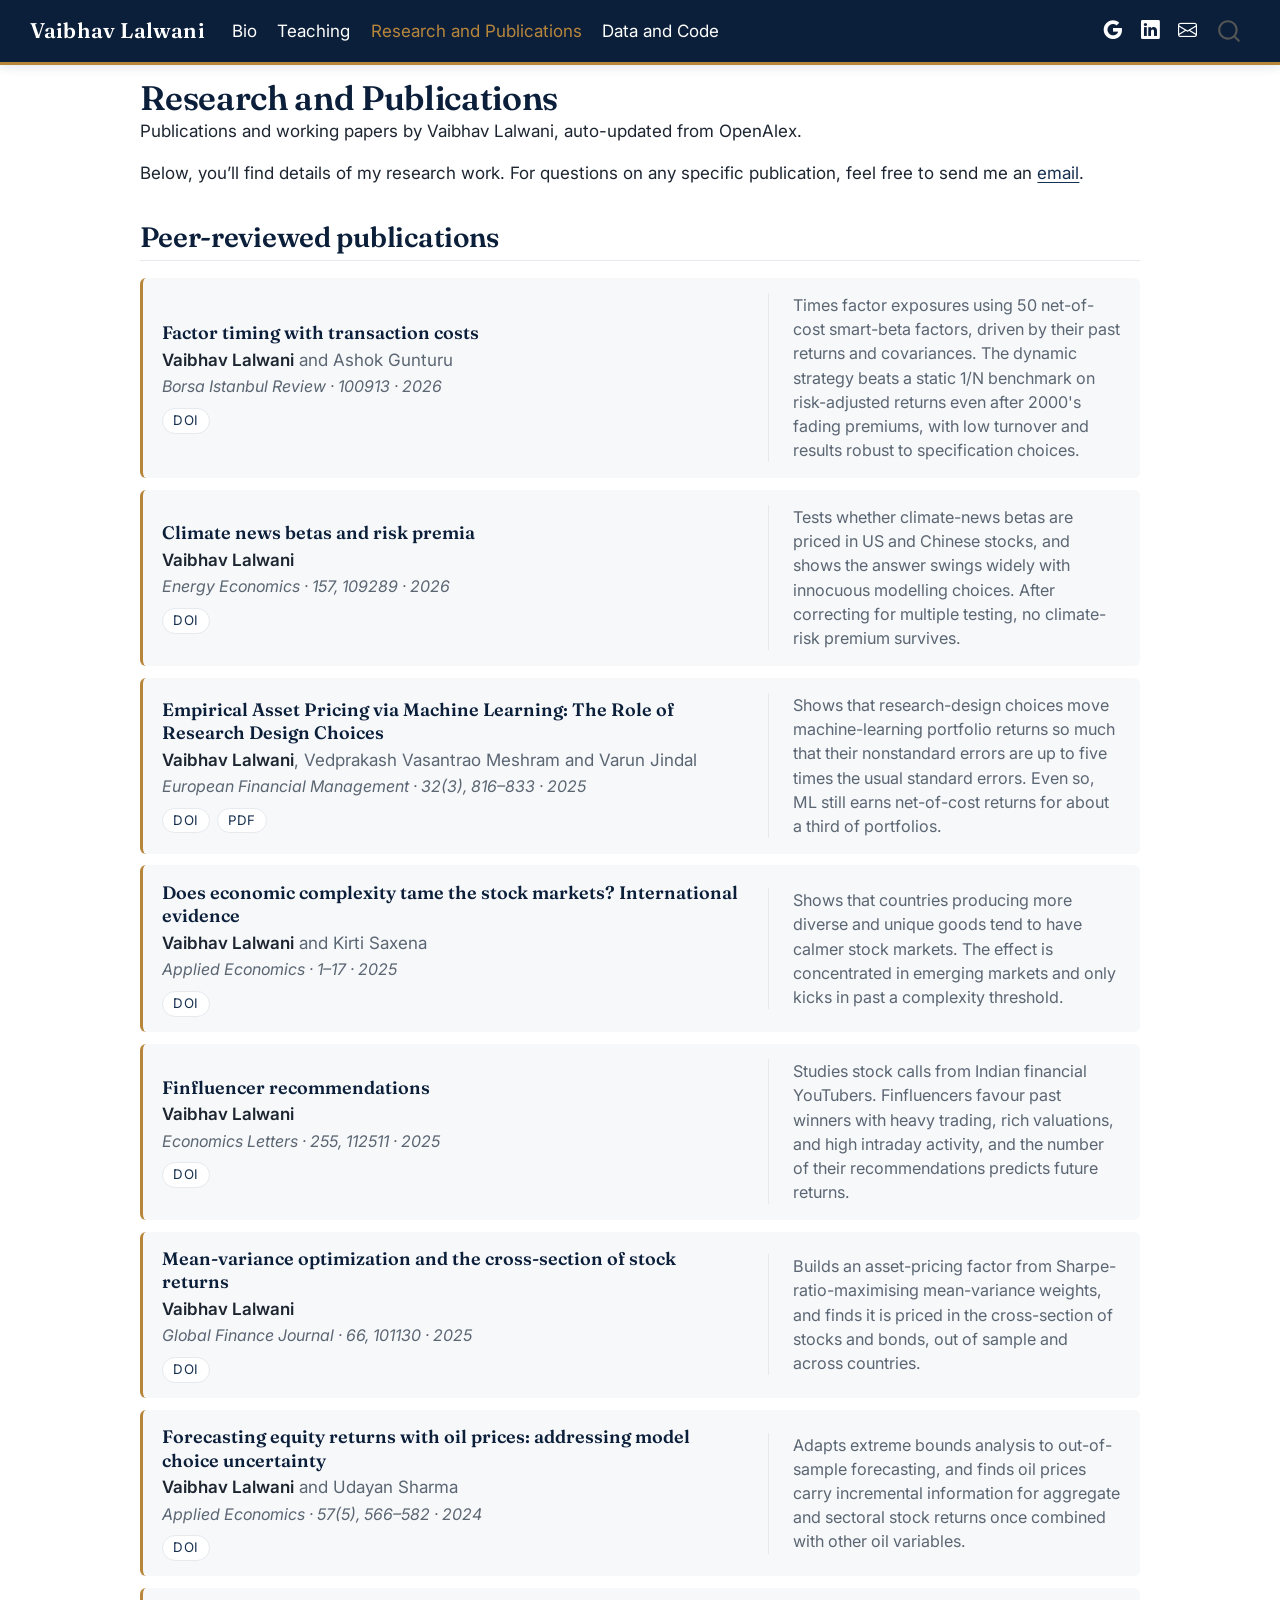
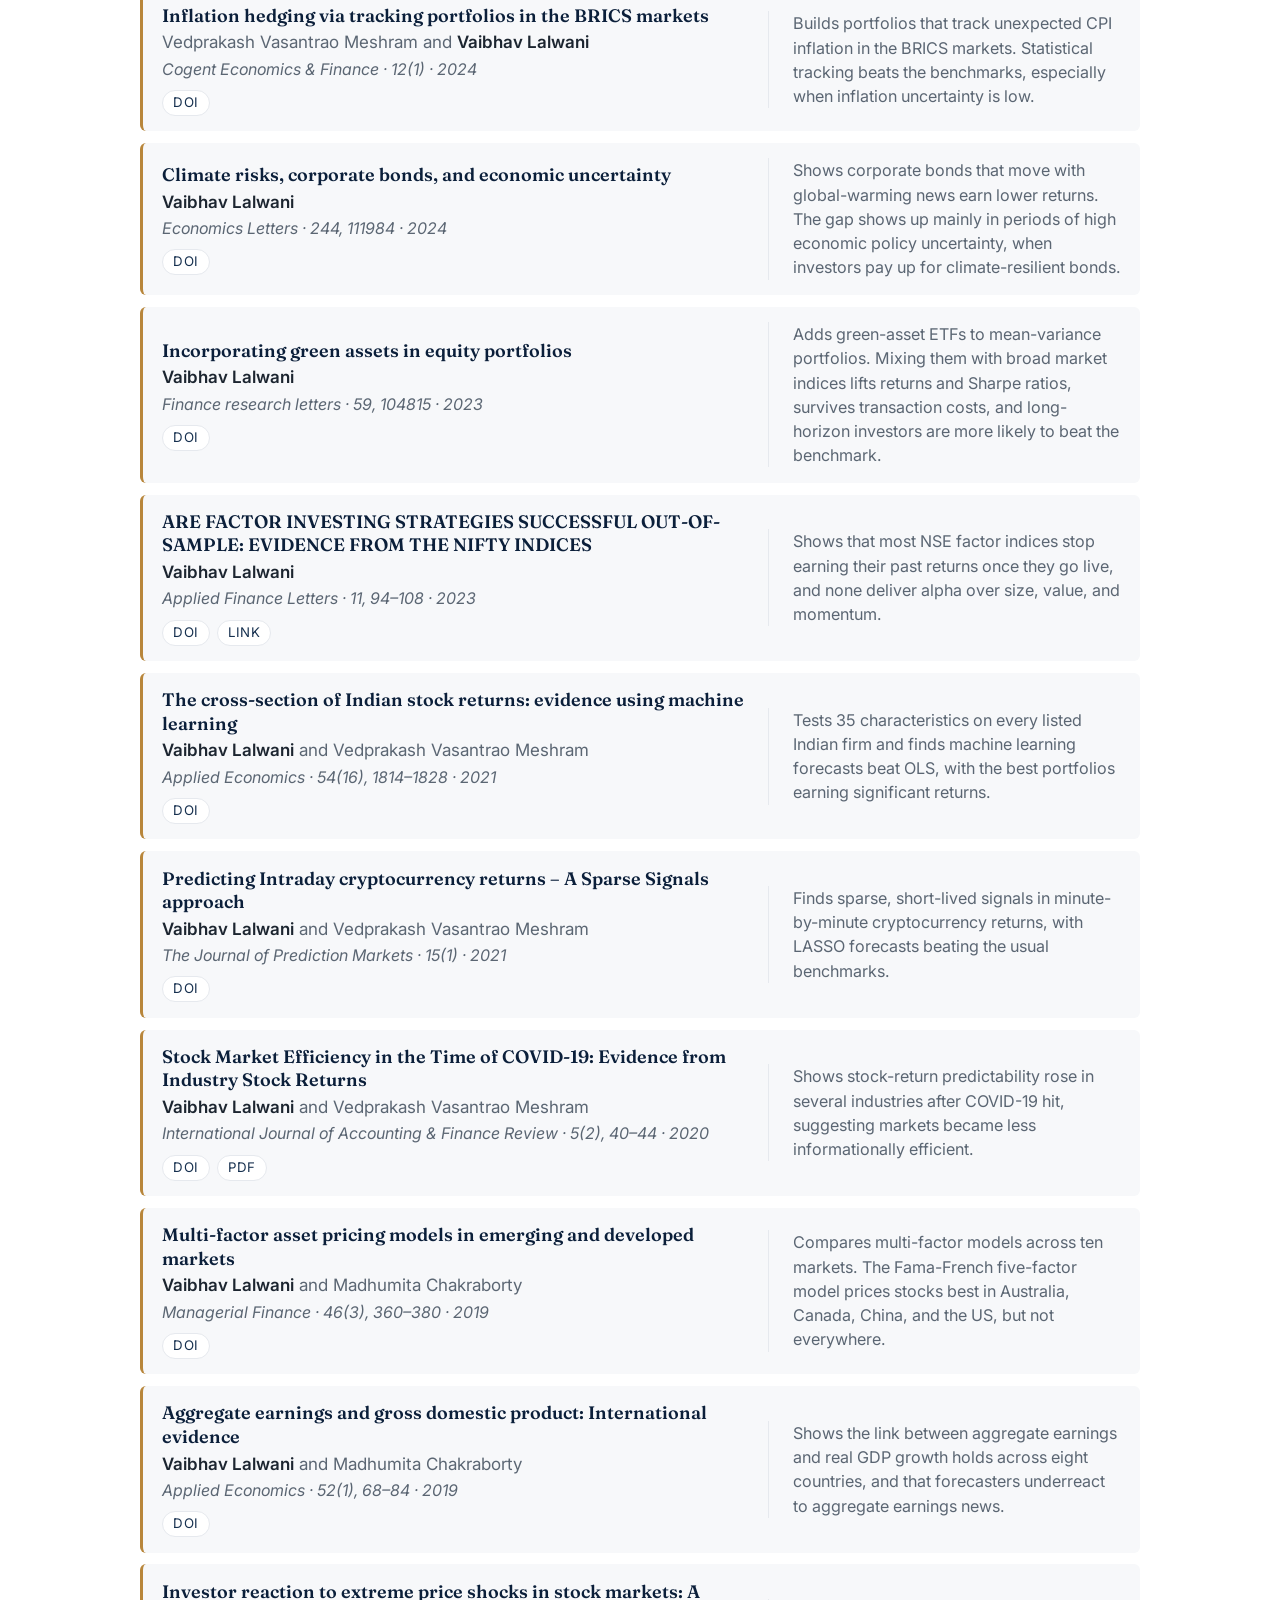
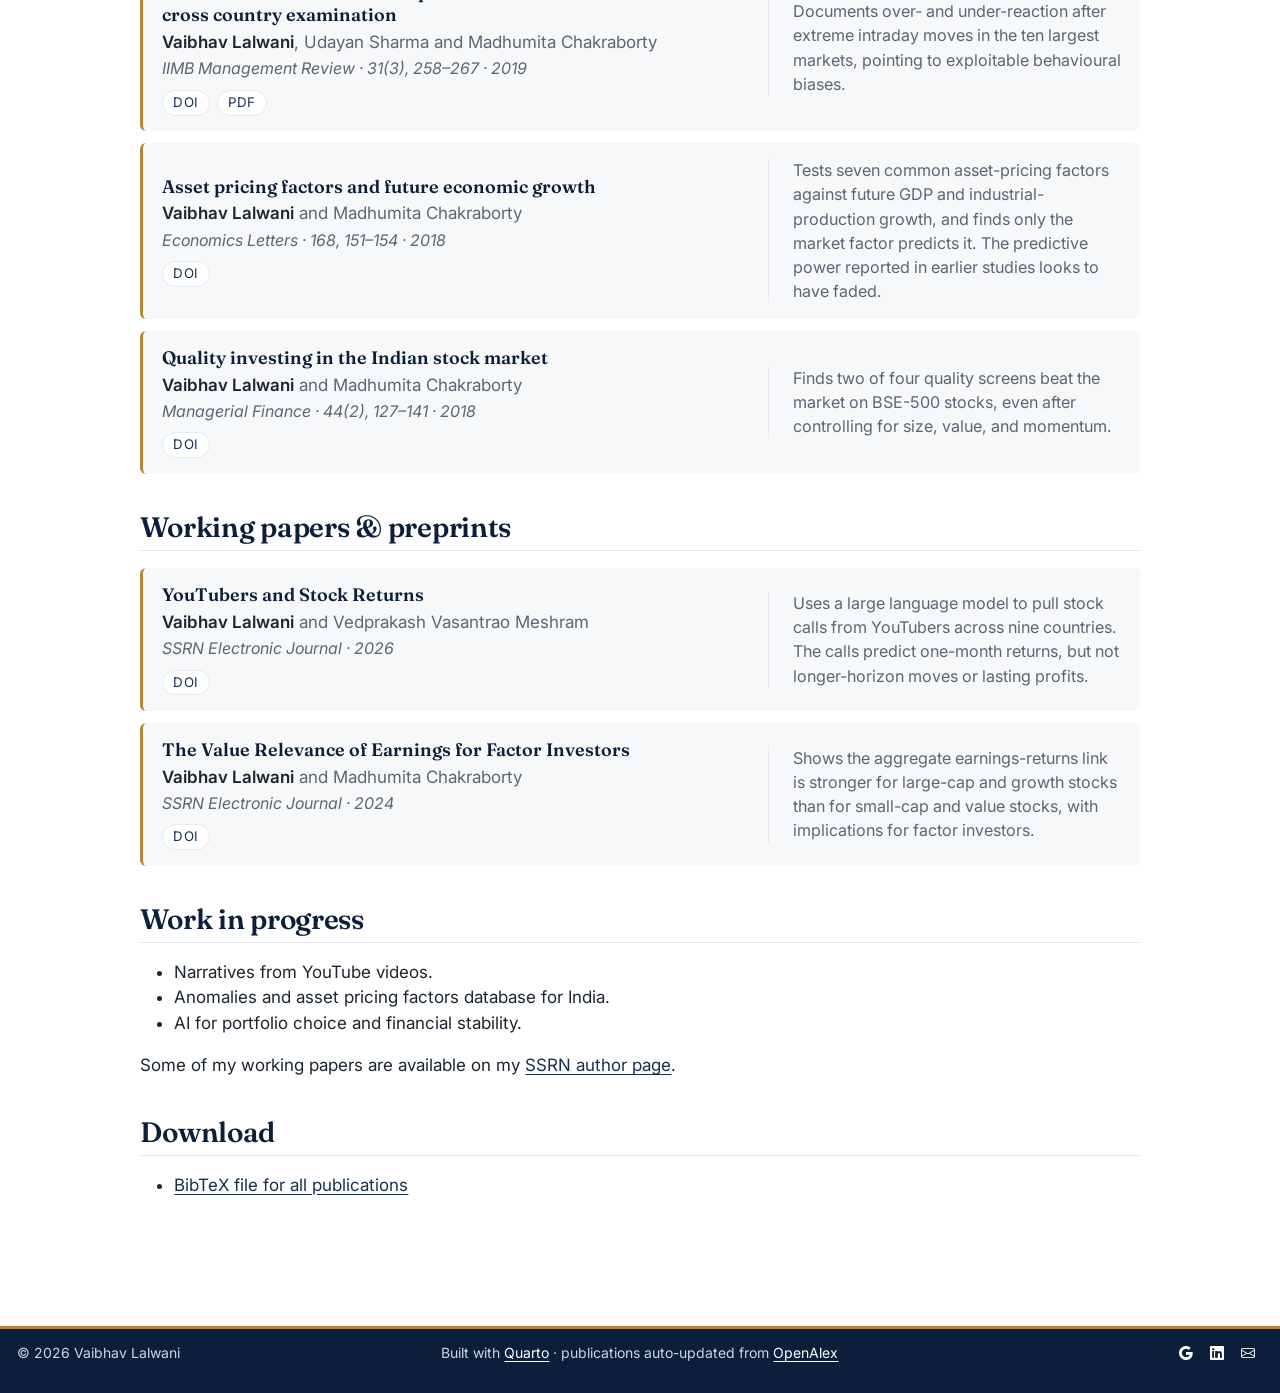
<file: research.html>
<!DOCTYPE html>
<html xmlns="http://www.w3.org/1999/xhtml" lang="en" xml:lang="en"><head>

<meta charset="utf-8">
<meta name="generator" content="quarto-1.10.19">

<meta name="viewport" content="width=device-width, initial-scale=1.0, user-scalable=yes">

<meta name="description" content="Publications and working papers by Vaibhav Lalwani, auto-updated from OpenAlex.">

<title>Research and Publications – Vaibhav Lalwani</title>
<style>
/* Default styles provided by pandoc.
** See https://pandoc.org/MANUAL.html#variables-for-html for config info.
*/
span.smallcaps{font-variant: small-caps;}
div.columns{display: flex; gap: 1.5em;}
div.column{flex: auto;}
@media screen {
div.columns{gap: min(4vw, 1.5em);}
div.column{overflow-x: auto;}
}
div.hanging-indent{margin-left: 1.5em; text-indent: -1.5em;}
ul.task-list{list-style: none;}
ul.task-list li input[type="checkbox"] {
  width: 0.8em;
  margin: 0 0.8em 0.2em -1em; /* quarto-specific, see https://github.com/quarto-dev/quarto-cli/issues/4556 */ 
  vertical-align: middle;
}
</style>


<script src="site_libs/quarto-nav/quarto-nav.js"></script>
<script src="site_libs/clipboard/clipboard.min.js"></script>
<script src="site_libs/quarto-search/autocomplete.umd.js"></script>
<script src="site_libs/quarto-search/fuse.min.js"></script>
<script src="site_libs/quarto-search/quarto-search.js"></script>
<meta name="quarto:offset" content="./">
<link href="./assets/profile.svg" rel="icon" type="image/svg+xml">
<script src="site_libs/quarto-html/quarto.js" type="module"></script>
<script src="site_libs/quarto-html/tabsets/tabsets.js" type="module"></script>
<script src="site_libs/quarto-html/popper.min.js"></script>
<script src="site_libs/quarto-html/tippy.umd.min.js"></script>
<link href="site_libs/quarto-html/tippy.css" rel="stylesheet">
<link href="site_libs/quarto-html/quarto-syntax-highlighting-bf27225e3a48a9273f3daa8f8e829971.css" rel="stylesheet" id="quarto-text-highlighting-styles">
<script src="site_libs/bootstrap/bootstrap.min.js"></script>
<link href="site_libs/bootstrap/bootstrap-icons.css" rel="stylesheet">
<link href="site_libs/bootstrap/bootstrap-6c42cb840db322977751c18a9ea9df98.min.css" rel="stylesheet" append-hash="true" id="quarto-bootstrap" data-mode="light">
<script id="quarto-search-options" type="application/json">{
  "location": "navbar",
  "copy-button": false,
  "collapse-after": 3,
  "panel-placement": "end",
  "type": "overlay",
  "limit": 50,
  "keyboard-shortcut": [
    "f",
    "/",
    "s"
  ],
  "show-item-context": false,
  "language": {
    "search-no-results-text": "No results",
    "search-matching-documents-text": "matching documents",
    "search-copy-link-title": "Copy link to search",
    "search-hide-matches-text": "Hide additional matches",
    "search-more-match-text": "more match in this document",
    "search-more-matches-text": "more matches in this document",
    "search-clear-button-title": "Clear",
    "search-text-placeholder": "",
    "search-detached-cancel-button-title": "Cancel",
    "search-submit-button-title": "Submit",
    "search-label": "Search"
  }
}</script>
<link rel="preconnect" href="https://fonts.googleapis.com">
<link rel="preconnect" href="https://fonts.gstatic.com" crossorigin="">
<link href="https://fonts.googleapis.com/css2?family=Fraunces:opsz,wght@9..144,400;9..144,600;9..144,700&amp;family=Inter:wght@400;500;600;700&amp;display=swap" rel="stylesheet">
<meta name="author" content="Vaibhav Lalwani">


<link rel="stylesheet" href="styles.css">
</head>

<body class="nav-fixed quarto-light">

<div id="quarto-search-results"></div>
  <header id="quarto-header" class="headroom fixed-top">
    <nav class="navbar navbar-expand-lg " data-bs-theme="dark">
      <div class="navbar-container container-fluid">
      <div class="navbar-brand-container mx-auto">
    <a class="navbar-brand" href="./index.html">
    <span class="navbar-title">Vaibhav Lalwani</span>
    </a>
  </div>
            <div id="quarto-search" class="" title="Search"></div>
          <button class="navbar-toggler" type="button" data-bs-toggle="collapse" data-bs-target="#navbarCollapse" aria-controls="navbarCollapse" role="menu" aria-expanded="false" aria-label="Toggle navigation" onclick="if (window.quartoToggleHeadroom) { window.quartoToggleHeadroom(); }">
  <span class="navbar-toggler-icon"></span>
</button>
          <div class="collapse navbar-collapse" id="navbarCollapse">
            <ul class="navbar-nav navbar-nav-scroll me-auto">
  <li class="nav-item">
    <a class="nav-link" href="./index.html"> 
<span class="menu-text">Bio</span></a>
  </li>  
  <li class="nav-item">
    <a class="nav-link" href="./teaching.html"> 
<span class="menu-text">Teaching</span></a>
  </li>  
  <li class="nav-item">
    <a class="nav-link active" href="./research.html" aria-current="page"> 
<span class="menu-text">Research and Publications</span></a>
  </li>  
  <li class="nav-item">
    <a class="nav-link" href="./data-code.html"> 
<span class="menu-text">Data and Code</span></a>
  </li>  
</ul>
            <ul class="navbar-nav navbar-nav-scroll ms-auto">
  <li class="nav-item compact">
    <a class="nav-link" href="https://scholar.google.com/citations?user=yjKy31sAAAAJ&amp;hl=en"> <i class="bi bi-google" role="img" aria-label="Google Scholar">
</i> 
<span class="menu-text"></span></a>
  </li>  
  <li class="nav-item compact">
    <a class="nav-link" href="https://in.linkedin.com/in/vaibhav-lalwani-34b21153"> <i class="bi bi-linkedin" role="img" aria-label="LinkedIn">
</i> 
<span class="menu-text"></span></a>
  </li>  
  <li class="nav-item compact">
    <a class="nav-link" href="mailto:vaibhav@xlri.ac.in"> <i class="bi bi-envelope" role="img" aria-label="Email">
</i> 
<span class="menu-text"></span></a>
  </li>  
</ul>
          </div> <!-- /navcollapse -->
            <div class="quarto-navbar-tools">
</div>
      </div> <!-- /container-fluid -->
    </nav>
</header>
<!-- content -->
<div id="quarto-content" class="quarto-container page-columns page-rows-contents page-layout-full page-navbar">
<!-- sidebar -->
<!-- margin-sidebar -->
    
<!-- main -->
<main class="content column-page" id="quarto-document-content">

<header id="title-block-header" class="quarto-title-block default">
<div class="quarto-title">
<h1 class="title">Research and Publications</h1>
</div>

<div>
  <div class="description">
    Publications and working papers by Vaibhav Lalwani, auto-updated from OpenAlex.
  </div>
</div>


<div class="quarto-title-meta column-page">

    
  
    
  </div>
  


</header>


<p>Below, you’ll find details of my research work. For questions on any specific publication, feel free to send me an <a href="mailto:vaibhav@xlri.ac.in">email</a>.</p>
<section id="peer-reviewed-publications" class="level2">
<h2 data-anchor-id="peer-reviewed-publications">Peer-reviewed publications</h2>
<div class="pub-list">
<div class="pub">
<div class="pub-main">
<div class="pub-title">
Factor timing with transaction costs
</div>
<div class="pub-authors">
<span class="me">Vaibhav Lalwani</span> and Ashok Gunturu
</div>
<div class="pub-meta">
<span class="venue">Borsa Istanbul Review</span> · 100913 · 2026
</div>
<div class="pub-links">
<a class="pub-link" href="https://doi.org/10.1016/j.bir.2026.100913">DOI</a>
</div>
</div>
<div class="pub-pitch">
Times factor exposures using 50 net-of-cost smart-beta factors, driven by their past returns and covariances. The dynamic strategy beats a static 1/N benchmark on risk-adjusted returns even after 2000's fading premiums, with low turnover and results robust to specification choices.
</div>
</div>
<div class="pub">
<div class="pub-main">
<div class="pub-title">
Climate news betas and risk premia
</div>
<div class="pub-authors">
<span class="me">Vaibhav Lalwani</span>
</div>
<div class="pub-meta">
<span class="venue">Energy Economics</span> · 157, 109289 · 2026
</div>
<div class="pub-links">
<a class="pub-link" href="https://doi.org/10.1016/j.eneco.2026.109289">DOI</a>
</div>
</div>
<div class="pub-pitch">
Tests whether climate-news betas are priced in US and Chinese stocks, and shows the answer swings widely with innocuous modelling choices. After correcting for multiple testing, no climate-risk premium survives.
</div>
</div>
<div class="pub">
<div class="pub-main">
<div class="pub-title">
Empirical Asset Pricing via Machine Learning: The Role of Research Design Choices
</div>
<div class="pub-authors">
<span class="me">Vaibhav Lalwani</span>, Vedprakash Vasantrao Meshram and Varun Jindal
</div>
<div class="pub-meta">
<span class="venue">European Financial Management</span> · 32(3), 816–833 · 2025
</div>
<div class="pub-links">
<a class="pub-link" href="https://doi.org/10.1111/eufm.70033">DOI</a><a class="pub-link" href="https://onlinelibrary.wiley.com/doi/pdfdirect/10.1111/eufm.70033">PDF</a>
</div>
</div>
<div class="pub-pitch">
Shows that research-design choices move machine-learning portfolio returns so much that their nonstandard errors are up to five times the usual standard errors. Even so, ML still earns net-of-cost returns for about a third of portfolios.
</div>
</div>
<div class="pub">
<div class="pub-main">
<div class="pub-title">
Does economic complexity tame the stock markets? International evidence
</div>
<div class="pub-authors">
<span class="me">Vaibhav Lalwani</span> and Kirti Saxena
</div>
<div class="pub-meta">
<span class="venue">Applied Economics</span> · 1–17 · 2025
</div>
<div class="pub-links">
<a class="pub-link" href="https://doi.org/10.1080/00036846.2025.2563917">DOI</a>
</div>
</div>
<div class="pub-pitch">
Shows that countries producing more diverse and unique goods tend to have calmer stock markets. The effect is concentrated in emerging markets and only kicks in past a complexity threshold.
</div>
</div>
<div class="pub">
<div class="pub-main">
<div class="pub-title">
Finfluencer recommendations
</div>
<div class="pub-authors">
<span class="me">Vaibhav Lalwani</span>
</div>
<div class="pub-meta">
<span class="venue">Economics Letters</span> · 255, 112511 · 2025
</div>
<div class="pub-links">
<a class="pub-link" href="https://doi.org/10.1016/j.econlet.2025.112511">DOI</a>
</div>
</div>
<div class="pub-pitch">
Studies stock calls from Indian financial YouTubers. Finfluencers favour past winners with heavy trading, rich valuations, and high intraday activity, and the number of their recommendations predicts future returns.
</div>
</div>
<div class="pub">
<div class="pub-main">
<div class="pub-title">
Mean-variance optimization and the cross-section of stock returns
</div>
<div class="pub-authors">
<span class="me">Vaibhav Lalwani</span>
</div>
<div class="pub-meta">
<span class="venue">Global Finance Journal</span> · 66, 101130 · 2025
</div>
<div class="pub-links">
<a class="pub-link" href="https://doi.org/10.1016/j.gfj.2025.101130">DOI</a>
</div>
</div>
<div class="pub-pitch">
Builds an asset-pricing factor from Sharpe-ratio-maximising mean-variance weights, and finds it is priced in the cross-section of stocks and bonds, out of sample and across countries.
</div>
</div>
<div class="pub">
<div class="pub-main">
<div class="pub-title">
Forecasting equity returns with oil prices: addressing model choice uncertainty
</div>
<div class="pub-authors">
<span class="me">Vaibhav Lalwani</span> and Udayan Sharma
</div>
<div class="pub-meta">
<span class="venue">Applied Economics</span> · 57(5), 566–582 · 2024
</div>
<div class="pub-links">
<a class="pub-link" href="https://doi.org/10.1080/00036846.2024.2440654">DOI</a>
</div>
</div>
<div class="pub-pitch">
Adapts extreme bounds analysis to out-of-sample forecasting, and finds oil prices carry incremental information for aggregate and sectoral stock returns once combined with other oil variables.
</div>
</div>
<div class="pub">
<div class="pub-main">
<div class="pub-title">
Inflation hedging via tracking portfolios in the BRICS markets
</div>
<div class="pub-authors">
Vedprakash Vasantrao Meshram and <span class="me">Vaibhav Lalwani</span>
</div>
<div class="pub-meta">
<span class="venue">Cogent Economics &amp; Finance</span> · 12(1) · 2024
</div>
<div class="pub-links">
<a class="pub-link" href="https://doi.org/10.1080/23322039.2024.2431525">DOI</a>
</div>
</div>
<div class="pub-pitch">
Builds portfolios that track unexpected CPI inflation in the BRICS markets. Statistical tracking beats the benchmarks, especially when inflation uncertainty is low.
</div>
</div>
<div class="pub">
<div class="pub-main">
<div class="pub-title">
Climate risks, corporate bonds, and economic uncertainty
</div>
<div class="pub-authors">
<span class="me">Vaibhav Lalwani</span>
</div>
<div class="pub-meta">
<span class="venue">Economics Letters</span> · 244, 111984 · 2024
</div>
<div class="pub-links">
<a class="pub-link" href="https://doi.org/10.1016/j.econlet.2024.111984">DOI</a>
</div>
</div>
<div class="pub-pitch">
Shows corporate bonds that move with global-warming news earn lower returns. The gap shows up mainly in periods of high economic policy uncertainty, when investors pay up for climate-resilient bonds.
</div>
</div>
<div class="pub">
<div class="pub-main">
<div class="pub-title">
Incorporating green assets in equity portfolios
</div>
<div class="pub-authors">
<span class="me">Vaibhav Lalwani</span>
</div>
<div class="pub-meta">
<span class="venue">Finance research letters</span> · 59, 104815 · 2023
</div>
<div class="pub-links">
<a class="pub-link" href="https://doi.org/10.1016/j.frl.2023.104815">DOI</a>
</div>
</div>
<div class="pub-pitch">
Adds green-asset ETFs to mean-variance portfolios. Mixing them with broad market indices lifts returns and Sharpe ratios, survives transaction costs, and long-horizon investors are more likely to beat the benchmark.
</div>
</div>
<div class="pub">
<div class="pub-main">
<div class="pub-title">
ARE FACTOR INVESTING STRATEGIES SUCCESSFUL OUT-OF-SAMPLE: EVIDENCE FROM THE NIFTY INDICES
</div>
<div class="pub-authors">
<span class="me">Vaibhav Lalwani</span>
</div>
<div class="pub-meta">
<span class="venue">Applied Finance Letters</span> · 11, 94–108 · 2023
</div>
<div class="pub-links">
<a class="pub-link" href="https://doi.org/10.24135/afl.v11i.604">DOI</a><a class="pub-link" href="http://dx.doi.org/10.24135/afl.v11i.604">Link</a>
</div>
</div>
<div class="pub-pitch">
Shows that most NSE factor indices stop earning their past returns once they go live, and none deliver alpha over size, value, and momentum.
</div>
</div>
<div class="pub">
<div class="pub-main">
<div class="pub-title">
The cross-section of Indian stock returns: evidence using machine learning
</div>
<div class="pub-authors">
<span class="me">Vaibhav Lalwani</span> and Vedprakash Vasantrao Meshram
</div>
<div class="pub-meta">
<span class="venue">Applied Economics</span> · 54(16), 1814–1828 · 2021
</div>
<div class="pub-links">
<a class="pub-link" href="https://doi.org/10.1080/00036846.2021.1982132">DOI</a>
</div>
</div>
<div class="pub-pitch">
Tests 35 characteristics on every listed Indian firm and finds machine learning forecasts beat OLS, with the best portfolios earning significant returns.
</div>
</div>
<div class="pub">
<div class="pub-main">
<div class="pub-title">
Predicting Intraday cryptocurrency returns – A Sparse Signals approach
</div>
<div class="pub-authors">
<span class="me">Vaibhav Lalwani</span> and Vedprakash Vasantrao Meshram
</div>
<div class="pub-meta">
<span class="venue">The Journal of Prediction Markets</span> · 15(1) · 2021
</div>
<div class="pub-links">
<a class="pub-link" href="https://doi.org/10.5750/jpm.v15i1.1840">DOI</a>
</div>
</div>
<div class="pub-pitch">
Finds sparse, short-lived signals in minute-by-minute cryptocurrency returns, with LASSO forecasts beating the usual benchmarks.
</div>
</div>
<div class="pub">
<div class="pub-main">
<div class="pub-title">
Stock Market Efficiency in the Time of COVID-19: Evidence from Industry Stock Returns
</div>
<div class="pub-authors">
<span class="me">Vaibhav Lalwani</span> and Vedprakash Vasantrao Meshram
</div>
<div class="pub-meta">
<span class="venue">International Journal of Accounting &amp; Finance Review</span> · 5(2), 40–44 · 2020
</div>
<div class="pub-links">
<a class="pub-link" href="https://doi.org/10.46281/ijafr.v5i2.744">DOI</a><a class="pub-link" href="https://www.cribfb.com/journal/index.php/ijafr/article/download/744/855">PDF</a>
</div>
</div>
<div class="pub-pitch">
Shows stock-return predictability rose in several industries after COVID-19 hit, suggesting markets became less informationally efficient.
</div>
</div>
<div class="pub">
<div class="pub-main">
<div class="pub-title">
Multi-factor asset pricing models in emerging and developed markets
</div>
<div class="pub-authors">
<span class="me">Vaibhav Lalwani</span> and Madhumita Chakraborty
</div>
<div class="pub-meta">
<span class="venue">Managerial Finance</span> · 46(3), 360–380 · 2019
</div>
<div class="pub-links">
<a class="pub-link" href="https://doi.org/10.1108/mf-12-2018-0607">DOI</a>
</div>
</div>
<div class="pub-pitch">
Compares multi-factor models across ten markets. The Fama-French five-factor model prices stocks best in Australia, Canada, China, and the US, but not everywhere.
</div>
</div>
<div class="pub">
<div class="pub-main">
<div class="pub-title">
Aggregate earnings and gross domestic product: International evidence
</div>
<div class="pub-authors">
<span class="me">Vaibhav Lalwani</span> and Madhumita Chakraborty
</div>
<div class="pub-meta">
<span class="venue">Applied Economics</span> · 52(1), 68–84 · 2019
</div>
<div class="pub-links">
<a class="pub-link" href="https://doi.org/10.1080/00036846.2019.1640859">DOI</a>
</div>
</div>
<div class="pub-pitch">
Shows the link between aggregate earnings and real GDP growth holds across eight countries, and that forecasters underreact to aggregate earnings news.
</div>
</div>
<div class="pub">
<div class="pub-main">
<div class="pub-title">
Investor reaction to extreme price shocks in stock markets: A cross country examination
</div>
<div class="pub-authors">
<span class="me">Vaibhav Lalwani</span>, Udayan Sharma and Madhumita Chakraborty
</div>
<div class="pub-meta">
<span class="venue">IIMB Management Review</span> · 31(3), 258–267 · 2019
</div>
<div class="pub-links">
<a class="pub-link" href="https://doi.org/10.1016/j.iimb.2019.03.004">DOI</a><a class="pub-link" href="https://www.sciencedirect.com/science/article/pii/S0970389618301290/pdf">PDF</a>
</div>
</div>
<div class="pub-pitch">
Documents over- and under-reaction after extreme intraday moves in the ten largest markets, pointing to exploitable behavioural biases.
</div>
</div>
<div class="pub">
<div class="pub-main">
<div class="pub-title">
Asset pricing factors and future economic growth
</div>
<div class="pub-authors">
<span class="me">Vaibhav Lalwani</span> and Madhumita Chakraborty
</div>
<div class="pub-meta">
<span class="venue">Economics Letters</span> · 168, 151–154 · 2018
</div>
<div class="pub-links">
<a class="pub-link" href="https://doi.org/10.1016/j.econlet.2018.04.031">DOI</a>
</div>
</div>
<div class="pub-pitch">
Tests seven common asset-pricing factors against future GDP and industrial-production growth, and finds only the market factor predicts it. The predictive power reported in earlier studies looks to have faded.
</div>
</div>
<div class="pub">
<div class="pub-main">
<div class="pub-title">
Quality investing in the Indian stock market
</div>
<div class="pub-authors">
<span class="me">Vaibhav Lalwani</span> and Madhumita Chakraborty
</div>
<div class="pub-meta">
<span class="venue">Managerial Finance</span> · 44(2), 127–141 · 2018
</div>
<div class="pub-links">
<a class="pub-link" href="https://doi.org/10.1108/mf-07-2017-0248">DOI</a>
</div>
</div>
<div class="pub-pitch">
Finds two of four quality screens beat the market on BSE-500 stocks, even after controlling for size, value, and momentum.
</div>
</div>
</div>
</section>
<section id="working-papers-preprints" class="level2">
<h2 data-anchor-id="working-papers-preprints">Working papers &amp; preprints</h2>
<div class="pub-list">
<div class="pub">
<div class="pub-main">
<div class="pub-title">
YouTubers and Stock Returns
</div>
<div class="pub-authors">
<span class="me">Vaibhav Lalwani</span> and Vedprakash Vasantrao Meshram
</div>
<div class="pub-meta">
<span class="venue">SSRN Electronic Journal</span> · 2026
</div>
<div class="pub-links">
<a class="pub-link" href="https://doi.org/10.2139/ssrn.6150026">DOI</a>
</div>
</div>
<div class="pub-pitch">
Uses a large language model to pull stock calls from YouTubers across nine countries. The calls predict one-month returns, but not longer-horizon moves or lasting profits.
</div>
</div>
<div class="pub">
<div class="pub-main">
<div class="pub-title">
The Value Relevance of Earnings for Factor Investors
</div>
<div class="pub-authors">
<span class="me">Vaibhav Lalwani</span> and Madhumita Chakraborty
</div>
<div class="pub-meta">
<span class="venue">SSRN Electronic Journal</span> · 2024
</div>
<div class="pub-links">
<a class="pub-link" href="https://doi.org/10.2139/ssrn.4753367">DOI</a>
</div>
</div>
<div class="pub-pitch">
Shows the aggregate earnings-returns link is stronger for large-cap and growth stocks than for small-cap and value stocks, with implications for factor investors.
</div>
</div>
</div>
</section>
<section id="work-in-progress" class="level2">
<h2 data-anchor-id="work-in-progress">Work in progress</h2>
<ul>
<li>Narratives from YouTube videos.</li>
<li>Anomalies and asset pricing factors database for India.</li>
<li>AI for portfolio choice and financial stability.</li>
</ul>
<p>Some of my working papers are available on my <a href="https://papers.ssrn.com/sol3/cf_dev/AbsByAuth.cfm?per_id=0">SSRN author page</a>.</p>
</section>
<section id="download" class="level2">
<h2 data-anchor-id="download">Download</h2>
<ul>
<li><a href="publications.bib">BibTeX file for all publications</a></li>
</ul>


</section>

</main> <!-- /main -->
<script id="quarto-html-after-body" type="application/javascript">
  window.document.addEventListener("DOMContentLoaded", function (event) {
    const isCodeAnnotation = (el) => {
      for (const clz of el.classList) {
        if (clz.startsWith('code-annotation-')) {                     
          return true;
        }
      }
      return false;
    }
    const onCopySuccess = function(e) {
      // button target
      const button = e.trigger;
      // don't keep focus
      button.blur();
      // flash "checked"
      button.classList.add('code-copy-button-checked');
      var currentTitle = button.getAttribute("title");
      button.setAttribute("title", "Copied!");
      let tooltip;
      if (window.bootstrap) {
        button.setAttribute("data-bs-toggle", "tooltip");
        button.setAttribute("data-bs-placement", "left");
        button.setAttribute("data-bs-title", "Copied!");
        tooltip = new bootstrap.Tooltip(button, 
          { trigger: "manual", 
            customClass: "code-copy-button-tooltip",
            offset: [0, -8]});
        tooltip.show();    
      }
      setTimeout(function() {
        if (tooltip) {
          tooltip.hide();
          button.removeAttribute("data-bs-title");
          button.removeAttribute("data-bs-toggle");
          button.removeAttribute("data-bs-placement");
        }
        button.setAttribute("title", currentTitle);
        button.classList.remove('code-copy-button-checked');
      }, 1000);
      // clear code selection
      e.clearSelection();
    }
    const getTextToCopy = function(trigger) {
      const outerScaffold = trigger.parentElement.cloneNode(true);
      const codeEl = outerScaffold.querySelector('code');
      for (const childEl of codeEl.children) {
        if (isCodeAnnotation(childEl)) {
          childEl.remove();
        }
      }
      return codeEl.innerText;
    }
    const clipboard = new window.ClipboardJS('.code-copy-button:not([data-in-quarto-modal])', {
      text: getTextToCopy
    });
    clipboard.on('success', onCopySuccess);
    if (window.document.getElementById('quarto-embedded-source-code-modal')) {
      const clipboardModal = new window.ClipboardJS('.code-copy-button[data-in-quarto-modal]', {
        text: getTextToCopy,
        container: window.document.getElementById('quarto-embedded-source-code-modal')
      });
      clipboardModal.on('success', onCopySuccess);
    }
      var localhostRegex = new RegExp(/^(?:http|https):\/\/localhost\:?[0-9]*\//);
      var mailtoRegex = new RegExp(/^mailto:/);
        var filterRegex = new RegExp("https:\/\/www\.vaibhavfin\.com");
      var isInternal = (href) => {
          return filterRegex.test(href) || localhostRegex.test(href) || mailtoRegex.test(href);
      }
      // Inspect non-navigation links and adorn them if external
     var links = window.document.querySelectorAll('a[href]:not(.nav-link):not(.navbar-brand):not(.toc-action):not(.sidebar-link):not(.sidebar-item-toggle):not(.pagination-link):not(.no-external):not([aria-hidden]):not(.dropdown-item):not(.quarto-navigation-tool):not(.about-link)');
      for (var i=0; i<links.length; i++) {
        const link = links[i];
        if (!isInternal(link.href)) {
          // undo the damage that might have been done by quarto-nav.js in the case of
          // links that we want to consider external
          if (link.dataset.originalHref !== undefined) {
            link.href = link.dataset.originalHref;
          }
            // target, if specified
            link.setAttribute("target", "_blank");
            if (link.getAttribute("rel") === null) {
              link.setAttribute("rel", "noopener");
            }
        }
      }
    function tippyHover(el, contentFn, onTriggerFn, onUntriggerFn) {
      const config = {
        allowHTML: true,
        maxWidth: 500,
        delay: 100,
        arrow: false,
        appendTo: function(el) {
            return el.parentElement;
        },
        interactive: true,
        interactiveBorder: 10,
        theme: 'quarto',
        placement: 'bottom-start',
      };
      if (contentFn) {
        config.content = contentFn;
      }
      if (onTriggerFn) {
        config.onTrigger = onTriggerFn;
      }
      if (onUntriggerFn) {
        config.onUntrigger = onUntriggerFn;
      }
      window.tippy(el, config); 
    }
    const noterefs = window.document.querySelectorAll('a[role="doc-noteref"]');
    for (var i=0; i<noterefs.length; i++) {
      const ref = noterefs[i];
      tippyHover(ref, function() {
        // use id or data attribute instead here
        let href = ref.getAttribute('data-footnote-href') || ref.getAttribute('href');
        try { href = new URL(href).hash; } catch {}
        const id = href.replace(/^#\/?/, "");
        const note = window.document.getElementById(id);
        if (note) {
          return note.innerHTML;
        } else {
          return "";
        }
      });
    }
    const xrefs = window.document.querySelectorAll('a.quarto-xref');
    const processXRef = (id, note) => {
      // Strip column container classes
      const stripColumnClz = (el) => {
        el.classList.remove("page-full", "page-columns");
        if (el.children) {
          for (const child of el.children) {
            stripColumnClz(child);
          }
        }
      }
      stripColumnClz(note)
      if (id === null || id.startsWith('sec-')) {
        // Special case sections, only their first couple elements
        const container = document.createElement("div");
        if (note.children && note.children.length > 2) {
          container.appendChild(note.children[0].cloneNode(true));
          for (let i = 1; i < note.children.length; i++) {
            const child = note.children[i];
            if (child.tagName === "P" && child.innerText === "") {
              continue;
            } else {
              container.appendChild(child.cloneNode(true));
              break;
            }
          }
          if (window.Quarto?.typesetMath) {
            window.Quarto.typesetMath(container);
          }
          return container.innerHTML
        } else {
          if (window.Quarto?.typesetMath) {
            window.Quarto.typesetMath(note);
          }
          return note.innerHTML;
        }
      } else {
        // Remove any anchor links if they are present
        const anchorLink = note.querySelector('a.anchorjs-link');
        if (anchorLink) {
          anchorLink.remove();
        }
        if (window.Quarto?.typesetMath) {
          window.Quarto.typesetMath(note);
        }
        if (note.classList.contains("callout")) {
          return note.outerHTML;
        } else {
          return note.innerHTML;
        }
      }
    }
    for (var i=0; i<xrefs.length; i++) {
      const xref = xrefs[i];
      tippyHover(xref, undefined, function(instance) {
        instance.disable();
        let url = xref.getAttribute('href');
        let hash = undefined; 
        if (url.startsWith('#')) {
          hash = url;
        } else {
          try { hash = new URL(url).hash; } catch {}
        }
        if (hash) {
          const id = hash.replace(/^#\/?/, "");
          const note = window.document.getElementById(id);
          if (note !== null) {
            try {
              const html = processXRef(id, note.cloneNode(true));
              instance.setContent(html);
            } finally {
              instance.enable();
              instance.show();
            }
          } else {
            // See if we can fetch this
            fetch(url.split('#')[0])
            .then(res => res.text())
            .then(html => {
              const parser = new DOMParser();
              const htmlDoc = parser.parseFromString(html, "text/html");
              const note = htmlDoc.getElementById(id);
              if (note !== null) {
                const html = processXRef(id, note);
                instance.setContent(html);
              } 
            }).finally(() => {
              instance.enable();
              instance.show();
            });
          }
        } else {
          // See if we can fetch a full url (with no hash to target)
          // This is a special case and we should probably do some content thinning / targeting
          fetch(url)
          .then(res => res.text())
          .then(html => {
            const parser = new DOMParser();
            const htmlDoc = parser.parseFromString(html, "text/html");
            const note = htmlDoc.querySelector('main.content');
            if (note !== null) {
              // This should only happen for chapter cross references
              // (since there is no id in the URL)
              // remove the first header
              if (note.children.length > 0 && note.children[0].tagName === "HEADER") {
                note.children[0].remove();
              }
              const html = processXRef(null, note);
              instance.setContent(html);
            } 
          }).finally(() => {
            instance.enable();
            instance.show();
          });
        }
      }, function(instance) {
      });
    }
        let selectedAnnoteEl;
        const selectorForAnnotation = ( cell, annotation) => {
          let cellAttr = 'data-code-cell="' + cell + '"';
          let lineAttr = 'data-code-annotation="' +  annotation + '"';
          const selector = 'span[' + cellAttr + '][' + lineAttr + ']';
          return selector;
        }
        const selectCodeLines = (annoteEl) => {
          const doc = window.document;
          const targetCell = annoteEl.getAttribute("data-target-cell");
          const targetAnnotation = annoteEl.getAttribute("data-target-annotation");
          const annoteSpan = window.document.querySelector(selectorForAnnotation(targetCell, targetAnnotation));
          const lines = annoteSpan.getAttribute("data-code-lines").split(",");
          const lineIds = lines.map((line) => {
            return targetCell + "-" + line;
          })
          let top = null;
          let height = null;
          let parent = null;
          if (lineIds.length > 0) {
              //compute the position of the single el (top and bottom and make a div)
              const el = window.document.getElementById(lineIds[0]);
              top = el.offsetTop;
              height = el.offsetHeight;
              parent = el.parentElement.parentElement;
            if (lineIds.length > 1) {
              const lastEl = window.document.getElementById(lineIds[lineIds.length - 1]);
              const bottom = lastEl.offsetTop + lastEl.offsetHeight;
              height = bottom - top;
            }
            if (top !== null && height !== null && parent !== null) {
              // cook up a div (if necessary) and position it 
              let div = window.document.getElementById("code-annotation-line-highlight");
              if (div === null) {
                div = window.document.createElement("div");
                div.setAttribute("id", "code-annotation-line-highlight");
                div.style.position = 'absolute';
                parent.appendChild(div);
              }
              div.style.top = top - 2 + "px";
              div.style.height = height + 4 + "px";
              div.style.left = 0;
              let gutterDiv = window.document.getElementById("code-annotation-line-highlight-gutter");
              if (gutterDiv === null) {
                gutterDiv = window.document.createElement("div");
                gutterDiv.setAttribute("id", "code-annotation-line-highlight-gutter");
                gutterDiv.style.position = 'absolute';
                const codeCell = window.document.getElementById(targetCell);
                const gutter = codeCell.querySelector('.code-annotation-gutter');
                gutter.appendChild(gutterDiv);
              }
              gutterDiv.style.top = top - 2 + "px";
              gutterDiv.style.height = height + 4 + "px";
            }
            selectedAnnoteEl = annoteEl;
          }
        };
        const unselectCodeLines = () => {
          const elementsIds = ["code-annotation-line-highlight", "code-annotation-line-highlight-gutter"];
          elementsIds.forEach((elId) => {
            const div = window.document.getElementById(elId);
            if (div) {
              div.remove();
            }
          });
          selectedAnnoteEl = undefined;
        };
          // Handle positioning of the toggle
      window.addEventListener(
        "resize",
        throttle(() => {
          elRect = undefined;
          if (selectedAnnoteEl) {
            selectCodeLines(selectedAnnoteEl);
          }
        }, 10)
      );
      function throttle(fn, ms) {
      let throttle = false;
      let timer;
        return (...args) => {
          if(!throttle) { // first call gets through
              fn.apply(this, args);
              throttle = true;
          } else { // all the others get throttled
              if(timer) clearTimeout(timer); // cancel #2
              timer = setTimeout(() => {
                fn.apply(this, args);
                timer = throttle = false;
              }, ms);
          }
        };
      }
        // Attach click handler to the DT
        const annoteDls = window.document.querySelectorAll('dt[data-target-cell]');
        for (const annoteDlNode of annoteDls) {
          annoteDlNode.addEventListener('click', (event) => {
            const clickedEl = event.target;
            if (clickedEl !== selectedAnnoteEl) {
              unselectCodeLines();
              const activeEl = window.document.querySelector('dt[data-target-cell].code-annotation-active');
              if (activeEl) {
                activeEl.classList.remove('code-annotation-active');
              }
              selectCodeLines(clickedEl);
              clickedEl.classList.add('code-annotation-active');
            } else {
              // Unselect the line
              unselectCodeLines();
              clickedEl.classList.remove('code-annotation-active');
            }
          });
        }
    const findCites = (el) => {
      const parentEl = el.parentElement;
      if (parentEl) {
        const cites = parentEl.dataset.cites;
        if (cites) {
          return {
            el,
            cites: cites.split(' ')
          };
        } else {
          return findCites(el.parentElement)
        }
      } else {
        return undefined;
      }
    };
    var bibliorefs = window.document.querySelectorAll('a[role="doc-biblioref"]');
    for (var i=0; i<bibliorefs.length; i++) {
      const ref = bibliorefs[i];
      const citeInfo = findCites(ref);
      if (citeInfo) {
        tippyHover(citeInfo.el, function() {
          var popup = window.document.createElement('div');
          citeInfo.cites.forEach(function(cite) {
            var citeDiv = window.document.createElement('div');
            citeDiv.classList.add('hanging-indent');
            citeDiv.classList.add('csl-entry');
            var biblioDiv = window.document.getElementById('ref-' + cite);
            if (biblioDiv) {
              citeDiv.innerHTML = biblioDiv.innerHTML;
            }
            popup.appendChild(citeDiv);
          });
          return popup.innerHTML;
        });
      }
    }
  });
  </script>
</div> <!-- /content -->
<footer class="footer">
  <div class="nav-footer">
    <div class="nav-footer-left">
<p>© 2026 Vaibhav Lalwani</p>
</div>   
    <div class="nav-footer-center">
<p>Built with <a href="https://quarto.org">Quarto</a> · publications auto-updated from <a href="https://openalex.org">OpenAlex</a></p>
</div>
    <div class="nav-footer-right">
      <ul class="footer-items list-unstyled">
    <li class="nav-item compact">
    <a class="nav-link" href="https://scholar.google.com/citations?user=yjKy31sAAAAJ&amp;hl=en">
      <i class="bi bi-google" role="img">
</i> 
    </a>
  </li>  
    <li class="nav-item compact">
    <a class="nav-link" href="https://in.linkedin.com/in/vaibhav-lalwani-34b21153">
      <i class="bi bi-linkedin" role="img">
</i> 
    </a>
  </li>  
    <li class="nav-item compact">
    <a class="nav-link" href="mailto:vaibhav@xlri.ac.in">
      <i class="bi bi-envelope" role="img">
</i> 
    </a>
  </li>  
</ul>
    </div>
  </div>
</footer>




</body></html>
</file>
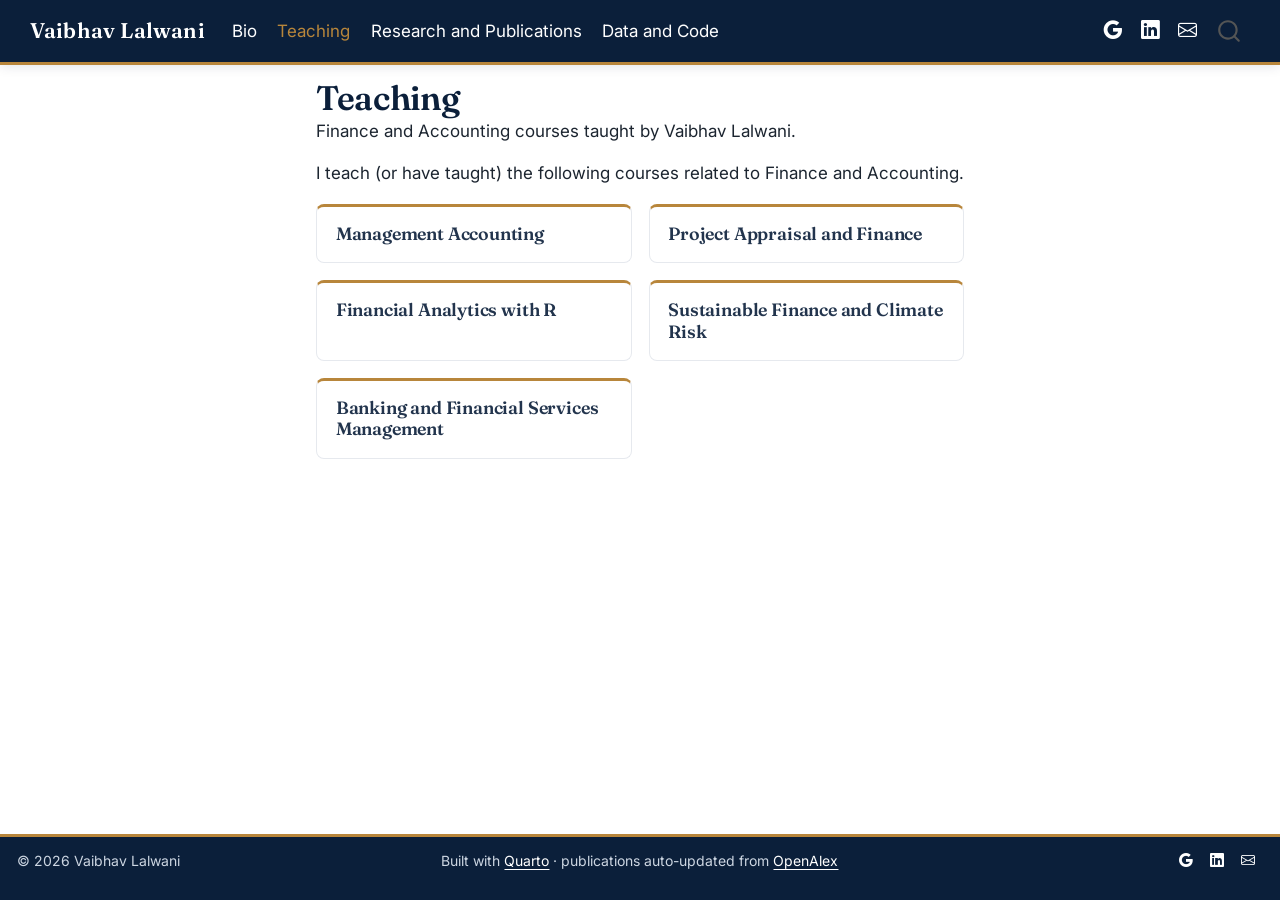
<file: teaching.html>
<!DOCTYPE html>
<html xmlns="http://www.w3.org/1999/xhtml" lang="en" xml:lang="en"><head>

<meta charset="utf-8">
<meta name="generator" content="quarto-1.10.19">

<meta name="viewport" content="width=device-width, initial-scale=1.0, user-scalable=yes">

<meta name="description" content="Finance and Accounting courses taught by Vaibhav Lalwani.">

<title>Teaching – Vaibhav Lalwani</title>
<style>
/* Default styles provided by pandoc.
** See https://pandoc.org/MANUAL.html#variables-for-html for config info.
*/
span.smallcaps{font-variant: small-caps;}
div.columns{display: flex; gap: 1.5em;}
div.column{flex: auto;}
@media screen {
div.columns{gap: min(4vw, 1.5em);}
div.column{overflow-x: auto;}
}
div.hanging-indent{margin-left: 1.5em; text-indent: -1.5em;}
ul.task-list{list-style: none;}
ul.task-list li input[type="checkbox"] {
  width: 0.8em;
  margin: 0 0.8em 0.2em -1em; /* quarto-specific, see https://github.com/quarto-dev/quarto-cli/issues/4556 */ 
  vertical-align: middle;
}
</style>


<script src="site_libs/quarto-nav/quarto-nav.js"></script>
<script src="site_libs/clipboard/clipboard.min.js"></script>
<script src="site_libs/quarto-search/autocomplete.umd.js"></script>
<script src="site_libs/quarto-search/fuse.min.js"></script>
<script src="site_libs/quarto-search/quarto-search.js"></script>
<meta name="quarto:offset" content="./">
<link href="./assets/profile.svg" rel="icon" type="image/svg+xml">
<script src="site_libs/quarto-html/quarto.js" type="module"></script>
<script src="site_libs/quarto-html/tabsets/tabsets.js" type="module"></script>
<script src="site_libs/quarto-html/popper.min.js"></script>
<script src="site_libs/quarto-html/tippy.umd.min.js"></script>
<link href="site_libs/quarto-html/tippy.css" rel="stylesheet">
<link href="site_libs/quarto-html/quarto-syntax-highlighting-bf27225e3a48a9273f3daa8f8e829971.css" rel="stylesheet" id="quarto-text-highlighting-styles">
<script src="site_libs/bootstrap/bootstrap.min.js"></script>
<link href="site_libs/bootstrap/bootstrap-icons.css" rel="stylesheet">
<link href="site_libs/bootstrap/bootstrap-6c42cb840db322977751c18a9ea9df98.min.css" rel="stylesheet" append-hash="true" id="quarto-bootstrap" data-mode="light">
<script id="quarto-search-options" type="application/json">{
  "location": "navbar",
  "copy-button": false,
  "collapse-after": 3,
  "panel-placement": "end",
  "type": "overlay",
  "limit": 50,
  "keyboard-shortcut": [
    "f",
    "/",
    "s"
  ],
  "show-item-context": false,
  "language": {
    "search-no-results-text": "No results",
    "search-matching-documents-text": "matching documents",
    "search-copy-link-title": "Copy link to search",
    "search-hide-matches-text": "Hide additional matches",
    "search-more-match-text": "more match in this document",
    "search-more-matches-text": "more matches in this document",
    "search-clear-button-title": "Clear",
    "search-text-placeholder": "",
    "search-detached-cancel-button-title": "Cancel",
    "search-submit-button-title": "Submit",
    "search-label": "Search"
  }
}</script>
<link rel="preconnect" href="https://fonts.googleapis.com">
<link rel="preconnect" href="https://fonts.gstatic.com" crossorigin="">
<link href="https://fonts.googleapis.com/css2?family=Fraunces:opsz,wght@9..144,400;9..144,600;9..144,700&amp;family=Inter:wght@400;500;600;700&amp;display=swap" rel="stylesheet">
<meta name="author" content="Vaibhav Lalwani">


<link rel="stylesheet" href="styles.css">
</head>

<body class="nav-fixed quarto-light">

<div id="quarto-search-results"></div>
  <header id="quarto-header" class="headroom fixed-top">
    <nav class="navbar navbar-expand-lg " data-bs-theme="dark">
      <div class="navbar-container container-fluid">
      <div class="navbar-brand-container mx-auto">
    <a class="navbar-brand" href="./index.html">
    <span class="navbar-title">Vaibhav Lalwani</span>
    </a>
  </div>
            <div id="quarto-search" class="" title="Search"></div>
          <button class="navbar-toggler" type="button" data-bs-toggle="collapse" data-bs-target="#navbarCollapse" aria-controls="navbarCollapse" role="menu" aria-expanded="false" aria-label="Toggle navigation" onclick="if (window.quartoToggleHeadroom) { window.quartoToggleHeadroom(); }">
  <span class="navbar-toggler-icon"></span>
</button>
          <div class="collapse navbar-collapse" id="navbarCollapse">
            <ul class="navbar-nav navbar-nav-scroll me-auto">
  <li class="nav-item">
    <a class="nav-link" href="./index.html"> 
<span class="menu-text">Bio</span></a>
  </li>  
  <li class="nav-item">
    <a class="nav-link active" href="./teaching.html" aria-current="page"> 
<span class="menu-text">Teaching</span></a>
  </li>  
  <li class="nav-item">
    <a class="nav-link" href="./research.html"> 
<span class="menu-text">Research and Publications</span></a>
  </li>  
  <li class="nav-item">
    <a class="nav-link" href="./data-code.html"> 
<span class="menu-text">Data and Code</span></a>
  </li>  
</ul>
            <ul class="navbar-nav navbar-nav-scroll ms-auto">
  <li class="nav-item compact">
    <a class="nav-link" href="https://scholar.google.com/citations?user=yjKy31sAAAAJ&amp;hl=en"> <i class="bi bi-google" role="img" aria-label="Google Scholar">
</i> 
<span class="menu-text"></span></a>
  </li>  
  <li class="nav-item compact">
    <a class="nav-link" href="https://in.linkedin.com/in/vaibhav-lalwani-34b21153"> <i class="bi bi-linkedin" role="img" aria-label="LinkedIn">
</i> 
<span class="menu-text"></span></a>
  </li>  
  <li class="nav-item compact">
    <a class="nav-link" href="mailto:vaibhav@xlri.ac.in"> <i class="bi bi-envelope" role="img" aria-label="Email">
</i> 
<span class="menu-text"></span></a>
  </li>  
</ul>
          </div> <!-- /navcollapse -->
            <div class="quarto-navbar-tools">
</div>
      </div> <!-- /container-fluid -->
    </nav>
</header>
<!-- content -->
<div id="quarto-content" class="quarto-container page-columns page-rows-contents page-layout-full page-navbar">
<!-- sidebar -->
<!-- margin-sidebar -->
    
<!-- main -->
<main class="content column-page" id="quarto-document-content">

<header id="title-block-header" class="quarto-title-block default">
<div class="quarto-title">
<h1 class="title">Teaching</h1>
</div>

<div>
  <div class="description">
    Finance and Accounting courses taught by Vaibhav Lalwani.
  </div>
</div>


<div class="quarto-title-meta column-page">

    
  
    
  </div>
  


</header>


<p>I teach (or have taught) the following courses related to Finance and Accounting.</p>
<div class="course-grid">
<section id="management-accounting" class="level3 course-card">
<h3 data-anchor-id="management-accounting">Management Accounting</h3>
</section>
<section id="project-appraisal-and-finance" class="level3 course-card">
<h3 data-anchor-id="project-appraisal-and-finance">Project Appraisal and Finance</h3>
</section>
<section id="financial-analytics-with-r" class="level3 course-card">
<h3 data-anchor-id="financial-analytics-with-r">Financial Analytics with R</h3>
</section>
<section id="sustainable-finance-and-climate-risk" class="level3 course-card">
<h3 data-anchor-id="sustainable-finance-and-climate-risk">Sustainable Finance and Climate Risk</h3>
</section>
<section id="banking-and-financial-services-management" class="level3 course-card">
<h3 data-anchor-id="banking-and-financial-services-management">Banking and Financial Services Management</h3>
</section>
</div>



</main> <!-- /main -->
<script id="quarto-html-after-body" type="application/javascript">
  window.document.addEventListener("DOMContentLoaded", function (event) {
    const isCodeAnnotation = (el) => {
      for (const clz of el.classList) {
        if (clz.startsWith('code-annotation-')) {                     
          return true;
        }
      }
      return false;
    }
    const onCopySuccess = function(e) {
      // button target
      const button = e.trigger;
      // don't keep focus
      button.blur();
      // flash "checked"
      button.classList.add('code-copy-button-checked');
      var currentTitle = button.getAttribute("title");
      button.setAttribute("title", "Copied!");
      let tooltip;
      if (window.bootstrap) {
        button.setAttribute("data-bs-toggle", "tooltip");
        button.setAttribute("data-bs-placement", "left");
        button.setAttribute("data-bs-title", "Copied!");
        tooltip = new bootstrap.Tooltip(button, 
          { trigger: "manual", 
            customClass: "code-copy-button-tooltip",
            offset: [0, -8]});
        tooltip.show();    
      }
      setTimeout(function() {
        if (tooltip) {
          tooltip.hide();
          button.removeAttribute("data-bs-title");
          button.removeAttribute("data-bs-toggle");
          button.removeAttribute("data-bs-placement");
        }
        button.setAttribute("title", currentTitle);
        button.classList.remove('code-copy-button-checked');
      }, 1000);
      // clear code selection
      e.clearSelection();
    }
    const getTextToCopy = function(trigger) {
      const outerScaffold = trigger.parentElement.cloneNode(true);
      const codeEl = outerScaffold.querySelector('code');
      for (const childEl of codeEl.children) {
        if (isCodeAnnotation(childEl)) {
          childEl.remove();
        }
      }
      return codeEl.innerText;
    }
    const clipboard = new window.ClipboardJS('.code-copy-button:not([data-in-quarto-modal])', {
      text: getTextToCopy
    });
    clipboard.on('success', onCopySuccess);
    if (window.document.getElementById('quarto-embedded-source-code-modal')) {
      const clipboardModal = new window.ClipboardJS('.code-copy-button[data-in-quarto-modal]', {
        text: getTextToCopy,
        container: window.document.getElementById('quarto-embedded-source-code-modal')
      });
      clipboardModal.on('success', onCopySuccess);
    }
      var localhostRegex = new RegExp(/^(?:http|https):\/\/localhost\:?[0-9]*\//);
      var mailtoRegex = new RegExp(/^mailto:/);
        var filterRegex = new RegExp("https:\/\/www\.vaibhavfin\.com");
      var isInternal = (href) => {
          return filterRegex.test(href) || localhostRegex.test(href) || mailtoRegex.test(href);
      }
      // Inspect non-navigation links and adorn them if external
     var links = window.document.querySelectorAll('a[href]:not(.nav-link):not(.navbar-brand):not(.toc-action):not(.sidebar-link):not(.sidebar-item-toggle):not(.pagination-link):not(.no-external):not([aria-hidden]):not(.dropdown-item):not(.quarto-navigation-tool):not(.about-link)');
      for (var i=0; i<links.length; i++) {
        const link = links[i];
        if (!isInternal(link.href)) {
          // undo the damage that might have been done by quarto-nav.js in the case of
          // links that we want to consider external
          if (link.dataset.originalHref !== undefined) {
            link.href = link.dataset.originalHref;
          }
            // target, if specified
            link.setAttribute("target", "_blank");
            if (link.getAttribute("rel") === null) {
              link.setAttribute("rel", "noopener");
            }
        }
      }
    function tippyHover(el, contentFn, onTriggerFn, onUntriggerFn) {
      const config = {
        allowHTML: true,
        maxWidth: 500,
        delay: 100,
        arrow: false,
        appendTo: function(el) {
            return el.parentElement;
        },
        interactive: true,
        interactiveBorder: 10,
        theme: 'quarto',
        placement: 'bottom-start',
      };
      if (contentFn) {
        config.content = contentFn;
      }
      if (onTriggerFn) {
        config.onTrigger = onTriggerFn;
      }
      if (onUntriggerFn) {
        config.onUntrigger = onUntriggerFn;
      }
      window.tippy(el, config); 
    }
    const noterefs = window.document.querySelectorAll('a[role="doc-noteref"]');
    for (var i=0; i<noterefs.length; i++) {
      const ref = noterefs[i];
      tippyHover(ref, function() {
        // use id or data attribute instead here
        let href = ref.getAttribute('data-footnote-href') || ref.getAttribute('href');
        try { href = new URL(href).hash; } catch {}
        const id = href.replace(/^#\/?/, "");
        const note = window.document.getElementById(id);
        if (note) {
          return note.innerHTML;
        } else {
          return "";
        }
      });
    }
    const xrefs = window.document.querySelectorAll('a.quarto-xref');
    const processXRef = (id, note) => {
      // Strip column container classes
      const stripColumnClz = (el) => {
        el.classList.remove("page-full", "page-columns");
        if (el.children) {
          for (const child of el.children) {
            stripColumnClz(child);
          }
        }
      }
      stripColumnClz(note)
      if (id === null || id.startsWith('sec-')) {
        // Special case sections, only their first couple elements
        const container = document.createElement("div");
        if (note.children && note.children.length > 2) {
          container.appendChild(note.children[0].cloneNode(true));
          for (let i = 1; i < note.children.length; i++) {
            const child = note.children[i];
            if (child.tagName === "P" && child.innerText === "") {
              continue;
            } else {
              container.appendChild(child.cloneNode(true));
              break;
            }
          }
          if (window.Quarto?.typesetMath) {
            window.Quarto.typesetMath(container);
          }
          return container.innerHTML
        } else {
          if (window.Quarto?.typesetMath) {
            window.Quarto.typesetMath(note);
          }
          return note.innerHTML;
        }
      } else {
        // Remove any anchor links if they are present
        const anchorLink = note.querySelector('a.anchorjs-link');
        if (anchorLink) {
          anchorLink.remove();
        }
        if (window.Quarto?.typesetMath) {
          window.Quarto.typesetMath(note);
        }
        if (note.classList.contains("callout")) {
          return note.outerHTML;
        } else {
          return note.innerHTML;
        }
      }
    }
    for (var i=0; i<xrefs.length; i++) {
      const xref = xrefs[i];
      tippyHover(xref, undefined, function(instance) {
        instance.disable();
        let url = xref.getAttribute('href');
        let hash = undefined; 
        if (url.startsWith('#')) {
          hash = url;
        } else {
          try { hash = new URL(url).hash; } catch {}
        }
        if (hash) {
          const id = hash.replace(/^#\/?/, "");
          const note = window.document.getElementById(id);
          if (note !== null) {
            try {
              const html = processXRef(id, note.cloneNode(true));
              instance.setContent(html);
            } finally {
              instance.enable();
              instance.show();
            }
          } else {
            // See if we can fetch this
            fetch(url.split('#')[0])
            .then(res => res.text())
            .then(html => {
              const parser = new DOMParser();
              const htmlDoc = parser.parseFromString(html, "text/html");
              const note = htmlDoc.getElementById(id);
              if (note !== null) {
                const html = processXRef(id, note);
                instance.setContent(html);
              } 
            }).finally(() => {
              instance.enable();
              instance.show();
            });
          }
        } else {
          // See if we can fetch a full url (with no hash to target)
          // This is a special case and we should probably do some content thinning / targeting
          fetch(url)
          .then(res => res.text())
          .then(html => {
            const parser = new DOMParser();
            const htmlDoc = parser.parseFromString(html, "text/html");
            const note = htmlDoc.querySelector('main.content');
            if (note !== null) {
              // This should only happen for chapter cross references
              // (since there is no id in the URL)
              // remove the first header
              if (note.children.length > 0 && note.children[0].tagName === "HEADER") {
                note.children[0].remove();
              }
              const html = processXRef(null, note);
              instance.setContent(html);
            } 
          }).finally(() => {
            instance.enable();
            instance.show();
          });
        }
      }, function(instance) {
      });
    }
        let selectedAnnoteEl;
        const selectorForAnnotation = ( cell, annotation) => {
          let cellAttr = 'data-code-cell="' + cell + '"';
          let lineAttr = 'data-code-annotation="' +  annotation + '"';
          const selector = 'span[' + cellAttr + '][' + lineAttr + ']';
          return selector;
        }
        const selectCodeLines = (annoteEl) => {
          const doc = window.document;
          const targetCell = annoteEl.getAttribute("data-target-cell");
          const targetAnnotation = annoteEl.getAttribute("data-target-annotation");
          const annoteSpan = window.document.querySelector(selectorForAnnotation(targetCell, targetAnnotation));
          const lines = annoteSpan.getAttribute("data-code-lines").split(",");
          const lineIds = lines.map((line) => {
            return targetCell + "-" + line;
          })
          let top = null;
          let height = null;
          let parent = null;
          if (lineIds.length > 0) {
              //compute the position of the single el (top and bottom and make a div)
              const el = window.document.getElementById(lineIds[0]);
              top = el.offsetTop;
              height = el.offsetHeight;
              parent = el.parentElement.parentElement;
            if (lineIds.length > 1) {
              const lastEl = window.document.getElementById(lineIds[lineIds.length - 1]);
              const bottom = lastEl.offsetTop + lastEl.offsetHeight;
              height = bottom - top;
            }
            if (top !== null && height !== null && parent !== null) {
              // cook up a div (if necessary) and position it 
              let div = window.document.getElementById("code-annotation-line-highlight");
              if (div === null) {
                div = window.document.createElement("div");
                div.setAttribute("id", "code-annotation-line-highlight");
                div.style.position = 'absolute';
                parent.appendChild(div);
              }
              div.style.top = top - 2 + "px";
              div.style.height = height + 4 + "px";
              div.style.left = 0;
              let gutterDiv = window.document.getElementById("code-annotation-line-highlight-gutter");
              if (gutterDiv === null) {
                gutterDiv = window.document.createElement("div");
                gutterDiv.setAttribute("id", "code-annotation-line-highlight-gutter");
                gutterDiv.style.position = 'absolute';
                const codeCell = window.document.getElementById(targetCell);
                const gutter = codeCell.querySelector('.code-annotation-gutter');
                gutter.appendChild(gutterDiv);
              }
              gutterDiv.style.top = top - 2 + "px";
              gutterDiv.style.height = height + 4 + "px";
            }
            selectedAnnoteEl = annoteEl;
          }
        };
        const unselectCodeLines = () => {
          const elementsIds = ["code-annotation-line-highlight", "code-annotation-line-highlight-gutter"];
          elementsIds.forEach((elId) => {
            const div = window.document.getElementById(elId);
            if (div) {
              div.remove();
            }
          });
          selectedAnnoteEl = undefined;
        };
          // Handle positioning of the toggle
      window.addEventListener(
        "resize",
        throttle(() => {
          elRect = undefined;
          if (selectedAnnoteEl) {
            selectCodeLines(selectedAnnoteEl);
          }
        }, 10)
      );
      function throttle(fn, ms) {
      let throttle = false;
      let timer;
        return (...args) => {
          if(!throttle) { // first call gets through
              fn.apply(this, args);
              throttle = true;
          } else { // all the others get throttled
              if(timer) clearTimeout(timer); // cancel #2
              timer = setTimeout(() => {
                fn.apply(this, args);
                timer = throttle = false;
              }, ms);
          }
        };
      }
        // Attach click handler to the DT
        const annoteDls = window.document.querySelectorAll('dt[data-target-cell]');
        for (const annoteDlNode of annoteDls) {
          annoteDlNode.addEventListener('click', (event) => {
            const clickedEl = event.target;
            if (clickedEl !== selectedAnnoteEl) {
              unselectCodeLines();
              const activeEl = window.document.querySelector('dt[data-target-cell].code-annotation-active');
              if (activeEl) {
                activeEl.classList.remove('code-annotation-active');
              }
              selectCodeLines(clickedEl);
              clickedEl.classList.add('code-annotation-active');
            } else {
              // Unselect the line
              unselectCodeLines();
              clickedEl.classList.remove('code-annotation-active');
            }
          });
        }
    const findCites = (el) => {
      const parentEl = el.parentElement;
      if (parentEl) {
        const cites = parentEl.dataset.cites;
        if (cites) {
          return {
            el,
            cites: cites.split(' ')
          };
        } else {
          return findCites(el.parentElement)
        }
      } else {
        return undefined;
      }
    };
    var bibliorefs = window.document.querySelectorAll('a[role="doc-biblioref"]');
    for (var i=0; i<bibliorefs.length; i++) {
      const ref = bibliorefs[i];
      const citeInfo = findCites(ref);
      if (citeInfo) {
        tippyHover(citeInfo.el, function() {
          var popup = window.document.createElement('div');
          citeInfo.cites.forEach(function(cite) {
            var citeDiv = window.document.createElement('div');
            citeDiv.classList.add('hanging-indent');
            citeDiv.classList.add('csl-entry');
            var biblioDiv = window.document.getElementById('ref-' + cite);
            if (biblioDiv) {
              citeDiv.innerHTML = biblioDiv.innerHTML;
            }
            popup.appendChild(citeDiv);
          });
          return popup.innerHTML;
        });
      }
    }
  });
  </script>
</div> <!-- /content -->
<footer class="footer">
  <div class="nav-footer">
    <div class="nav-footer-left">
<p>© 2026 Vaibhav Lalwani</p>
</div>   
    <div class="nav-footer-center">
<p>Built with <a href="https://quarto.org">Quarto</a> · publications auto-updated from <a href="https://openalex.org">OpenAlex</a></p>
</div>
    <div class="nav-footer-right">
      <ul class="footer-items list-unstyled">
    <li class="nav-item compact">
    <a class="nav-link" href="https://scholar.google.com/citations?user=yjKy31sAAAAJ&amp;hl=en">
      <i class="bi bi-google" role="img">
</i> 
    </a>
  </li>  
    <li class="nav-item compact">
    <a class="nav-link" href="https://in.linkedin.com/in/vaibhav-lalwani-34b21153">
      <i class="bi bi-linkedin" role="img">
</i> 
    </a>
  </li>  
    <li class="nav-item compact">
    <a class="nav-link" href="mailto:vaibhav@xlri.ac.in">
      <i class="bi bi-envelope" role="img">
</i> 
    </a>
  </li>  
</ul>
    </div>
  </div>
</footer>




</body></html>
</file>
<file: site_libs/quarto-html/tippy.css>
.tippy-box[data-animation=fade][data-state=hidden]{opacity:0}[data-tippy-root]{max-width:calc(100vw - 10px)}.tippy-box{position:relative;background-color:#333;color:#fff;border-radius:4px;font-size:14px;line-height:1.4;white-space:normal;outline:0;transition-property:transform,visibility,opacity}.tippy-box[data-placement^=top]>.tippy-arrow{bottom:0}.tippy-box[data-placement^=top]>.tippy-arrow:before{bottom:-7px;left:0;border-width:8px 8px 0;border-top-color:initial;transform-origin:center top}.tippy-box[data-placement^=bottom]>.tippy-arrow{top:0}.tippy-box[data-placement^=bottom]>.tippy-arrow:before{top:-7px;left:0;border-width:0 8px 8px;border-bottom-color:initial;transform-origin:center bottom}.tippy-box[data-placement^=left]>.tippy-arrow{right:0}.tippy-box[data-placement^=left]>.tippy-arrow:before{border-width:8px 0 8px 8px;border-left-color:initial;right:-7px;transform-origin:center left}.tippy-box[data-placement^=right]>.tippy-arrow{left:0}.tippy-box[data-placement^=right]>.tippy-arrow:before{left:-7px;border-width:8px 8px 8px 0;border-right-color:initial;transform-origin:center right}.tippy-box[data-inertia][data-state=visible]{transition-timing-function:cubic-bezier(.54,1.5,.38,1.11)}.tippy-arrow{width:16px;height:16px;color:#333}.tippy-arrow:before{content:"";position:absolute;border-color:transparent;border-style:solid}.tippy-content{position:relative;padding:5px 9px;z-index:1}
</file>
<file: site_libs/quarto-html/quarto-syntax-highlighting-bf27225e3a48a9273f3daa8f8e829971.css>
/* quarto syntax highlight colors */
:root {
  --quarto-hl-ot-color: #003B4F;
  --quarto-hl-at-color: #657422;
  --quarto-hl-ss-color: #20794D;
  --quarto-hl-an-color: #5E5E5E;
  --quarto-hl-fu-color: #4758AB;
  --quarto-hl-st-color: #20794D;
  --quarto-hl-cf-color: #003B4F;
  --quarto-hl-op-color: #5E5E5E;
  --quarto-hl-er-color: #AD0000;
  --quarto-hl-bn-color: #AD0000;
  --quarto-hl-al-color: #AD0000;
  --quarto-hl-va-color: #111111;
  --quarto-hl-bu-color: inherit;
  --quarto-hl-ex-color: inherit;
  --quarto-hl-pp-color: #AD0000;
  --quarto-hl-in-color: #5E5E5E;
  --quarto-hl-vs-color: #20794D;
  --quarto-hl-wa-color: #5E5E5E;
  --quarto-hl-do-color: #5E5E5E;
  --quarto-hl-im-color: #00769E;
  --quarto-hl-ch-color: #20794D;
  --quarto-hl-dt-color: #AD0000;
  --quarto-hl-fl-color: #AD0000;
  --quarto-hl-co-color: #5E5E5E;
  --quarto-hl-cv-color: #5E5E5E;
  --quarto-hl-cn-color: #8f5902;
  --quarto-hl-sc-color: #5E5E5E;
  --quarto-hl-dv-color: #AD0000;
  --quarto-hl-kw-color: #003B4F;
}

/* other quarto variables */
:root {
  --quarto-font-monospace: SFMono-Regular, Menlo, Monaco, Consolas, "Liberation Mono", "Courier New", monospace;
}

/* syntax highlight based on Pandoc's rules */
pre > code.sourceCode > span {
  color: #003B4F;
}

code.sourceCode > span {
  color: #003B4F;
}

div.sourceCode,
div.sourceCode pre.sourceCode {
  color: #003B4F;
}

/* Normal */
code span {
  color: #003B4F;
}

/* Alert */
code span.al {
  color: #AD0000;
  font-style: inherit;
}

/* Annotation */
code span.an {
  color: #5E5E5E;
  font-style: inherit;
}

/* Attribute */
code span.at {
  color: #657422;
  font-style: inherit;
}

/* BaseN */
code span.bn {
  color: #AD0000;
  font-style: inherit;
}

/* BuiltIn */
code span.bu {
  font-style: inherit;
}

/* ControlFlow */
code span.cf {
  color: #003B4F;
  font-weight: bold;
  font-style: inherit;
}

/* Char */
code span.ch {
  color: #20794D;
  font-style: inherit;
}

/* Constant */
code span.cn {
  color: #8f5902;
  font-style: inherit;
}

/* Comment */
code span.co {
  color: #5E5E5E;
  font-style: inherit;
}

/* CommentVar */
code span.cv {
  color: #5E5E5E;
  font-style: italic;
}

/* Documentation */
code span.do {
  color: #5E5E5E;
  font-style: italic;
}

/* DataType */
code span.dt {
  color: #AD0000;
  font-style: inherit;
}

/* DecVal */
code span.dv {
  color: #AD0000;
  font-style: inherit;
}

/* Error */
code span.er {
  color: #AD0000;
  font-style: inherit;
}

/* Extension */
code span.ex {
  font-style: inherit;
}

/* Float */
code span.fl {
  color: #AD0000;
  font-style: inherit;
}

/* Function */
code span.fu {
  color: #4758AB;
  font-style: inherit;
}

/* Import */
code span.im {
  color: #00769E;
  font-style: inherit;
}

/* Information */
code span.in {
  color: #5E5E5E;
  font-style: inherit;
}

/* Keyword */
code span.kw {
  color: #003B4F;
  font-weight: bold;
  font-style: inherit;
}

/* Operator */
code span.op {
  color: #5E5E5E;
  font-style: inherit;
}

/* Other */
code span.ot {
  color: #003B4F;
  font-style: inherit;
}

/* Preprocessor */
code span.pp {
  color: #AD0000;
  font-style: inherit;
}

/* SpecialChar */
code span.sc {
  color: #5E5E5E;
  font-style: inherit;
}

/* SpecialString */
code span.ss {
  color: #20794D;
  font-style: inherit;
}

/* String */
code span.st {
  color: #20794D;
  font-style: inherit;
}

/* Variable */
code span.va {
  color: #111111;
  font-style: inherit;
}

/* VerbatimString */
code span.vs {
  color: #20794D;
  font-style: inherit;
}

/* Warning */
code span.wa {
  color: #5E5E5E;
  font-style: italic;
}

.prevent-inlining {
  content: "</";
}

/*# sourceMappingURL=8be38f48d34c45af72792cbd699585e7.css.map */
</file>
<file: styles.css>
/* ============================================================
   Vaibhav Lalwani — academic website
   Custom styling layered on Quarto's "cosmo" Bootstrap theme.
   Edit colours and fonts here; no build step required.
   ============================================================ */

:root {
  --navy: #0b1f3a;
  --navy-soft: #16304f;
  --ink: #1c2530;
  --accent: #b8863b;        /* warm gold */
  --accent-dark: #8f6524;
  --muted: #5b6673;
  --line: #e6e9ee;
  --bg-soft: #f7f8fa;
  --max: 1040px;
}

html { scroll-behavior: smooth; }

body {
  font-family: "Inter", -apple-system, BlinkMacSystemFont, "Segoe UI", Roboto, Helvetica, Arial, sans-serif;
  color: var(--ink);
  -webkit-font-smoothing: antialiased;
}

h1, h2, h3, h4 {
  font-family: "Fraunces", Georgia, "Times New Roman", serif;
  color: var(--navy);
  letter-spacing: -0.01em;
}

/* ---------- Navigation bar ---------- */
.navbar {
  background: var(--navy) !important;
  border-bottom: 3px solid var(--accent);
  box-shadow: 0 1px 12px rgba(11, 31, 58, .12);
}
.navbar .navbar-brand,
.navbar .nav-link,
.navbar .navbar-title { color: #ffffff !important; }
.navbar .nav-link:hover,
.navbar .nav-link.active { color: var(--accent) !important; }
.navbar .navbar-brand { font-family: "Fraunces", serif; font-weight: 600; letter-spacing: .2px; }

/* ---------- Page shell ---------- */
main.content {
  max-width: var(--max);
  margin: 0 auto;
  padding: 2.2rem 1.2rem 3rem;
}
main.content h2 {
  margin-top: 2.2rem;
  padding-bottom: .3rem;
  border-bottom: 1px solid var(--line);
}
main.content a { color: var(--navy-soft); }

/* ---------- Hero (bio header) ---------- */
.hero {
  display: flex;
  gap: 2rem;
  align-items: center;
  flex-wrap: wrap;
  margin: .5rem 0 1.5rem;
}
.hero-photo {
  width: 190px;
  height: 190px;
  border-radius: 50%;
  object-fit: cover;
  border: 5px solid #fff;
  box-shadow: 0 10px 30px rgba(11, 31, 58, .18);
}
.hero-text { flex: 1 1 320px; }
.hero-text h1 { margin: 0 0 .35rem; font-size: 2.5rem; line-height: 1.05; }
.hero-role { color: var(--accent-dark); font-weight: 600; font-size: 1.12rem; margin: 0; }
.hero-aff { color: var(--muted); margin: .1rem 0 .7rem; }
.hero-links a {
  color: var(--navy);
  text-decoration: none;
  border-bottom: 1px solid transparent;
  margin-right: .35rem;
  font-weight: 500;
}
.hero-links a:hover { border-bottom-color: var(--accent); color: var(--accent-dark); }

/* ---------- Publications ---------- */
.pub-list { margin: .4rem 0 2rem; }
.pub {
  display: grid;
  grid-template-columns: minmax(0, 1.65fr) minmax(0, 1fr);
  gap: 1.4rem;
  align-items: center;
  border-left: 3px solid var(--accent);
  background: var(--bg-soft);
  border-radius: 6px;
  padding: .9rem 1.1rem;
  margin: .7rem 0;
  transition: box-shadow .15s ease, transform .15s ease;
}
.pub.pub-nopitch { grid-template-columns: 1fr; }
.pub:hover {
  box-shadow: 0 6px 20px rgba(11, 31, 58, .10);
  transform: translateX(2px);
}
.pub-main { min-width: 0; }
.pub-pitch {
  border-left: 1px solid var(--line);
  padding-left: 1.4rem;
  color: var(--muted);
  font-size: .95rem;
  line-height: 1.5;
}
@media (max-width: 720px) {
  .pub { grid-template-columns: 1fr; }
  .pub-pitch {
    border-left: 0;
    border-top: 1px solid var(--line);
    padding-left: 0;
    padding-top: .6rem;
  }
}
.pub-title {
  font-family: "Fraunces", serif;
  font-weight: 600;
  font-size: 1.06rem;
  color: var(--navy);
  line-height: 1.3;
}
.pub-authors { color: var(--muted); margin: .2rem 0 0; }
.pub-authors .me { color: var(--ink); font-weight: 600; }
.pub-meta { color: var(--muted); font-style: italic; font-size: .94rem; margin: .1rem 0 0; }
.pub-links { margin-top: .5rem; display: flex; gap: .4rem; flex-wrap: wrap; }
.pub-link {
  font-size: .78rem;
  text-transform: uppercase;
  letter-spacing: .04em;
  text-decoration: none;
  color: var(--navy-soft);
  border: 1px solid var(--line);
  background: #fff;
  padding: .12rem .6rem;
  border-radius: 999px;
}
.pub-link:hover { border-color: var(--accent); color: var(--accent-dark); }
.pub-note { color: var(--muted); font-size: .88rem; margin-top: .35rem; }

/* ---------- Course cards ---------- */
.course-grid {
  display: grid;
  grid-template-columns: repeat(auto-fill, minmax(240px, 1fr));
  gap: 1rem;
  margin: 1rem 0 2rem;
}
.course-card {
  border: 1px solid var(--line);
  border-top: 3px solid var(--accent);
  border-radius: 8px;
  padding: 1rem 1.1rem;
  background: #fff;
}
.course-card h3 { margin: 0; font-size: 1.05rem; }

/* ---------- Resource links ---------- */
.resource-list { padding-left: 1.1rem; }
.resource-list li { margin: .4rem 0; }

/* ---------- Callouts ---------- */
.callout.callout-style-note { border-left-color: var(--accent); }

/* ---------- Footer ---------- */
.nav-footer {
  background: var(--navy);
  color: #cdd6e2;
  border-top: 3px solid var(--accent);
}
.nav-footer a { color: #fff; }
</file>
